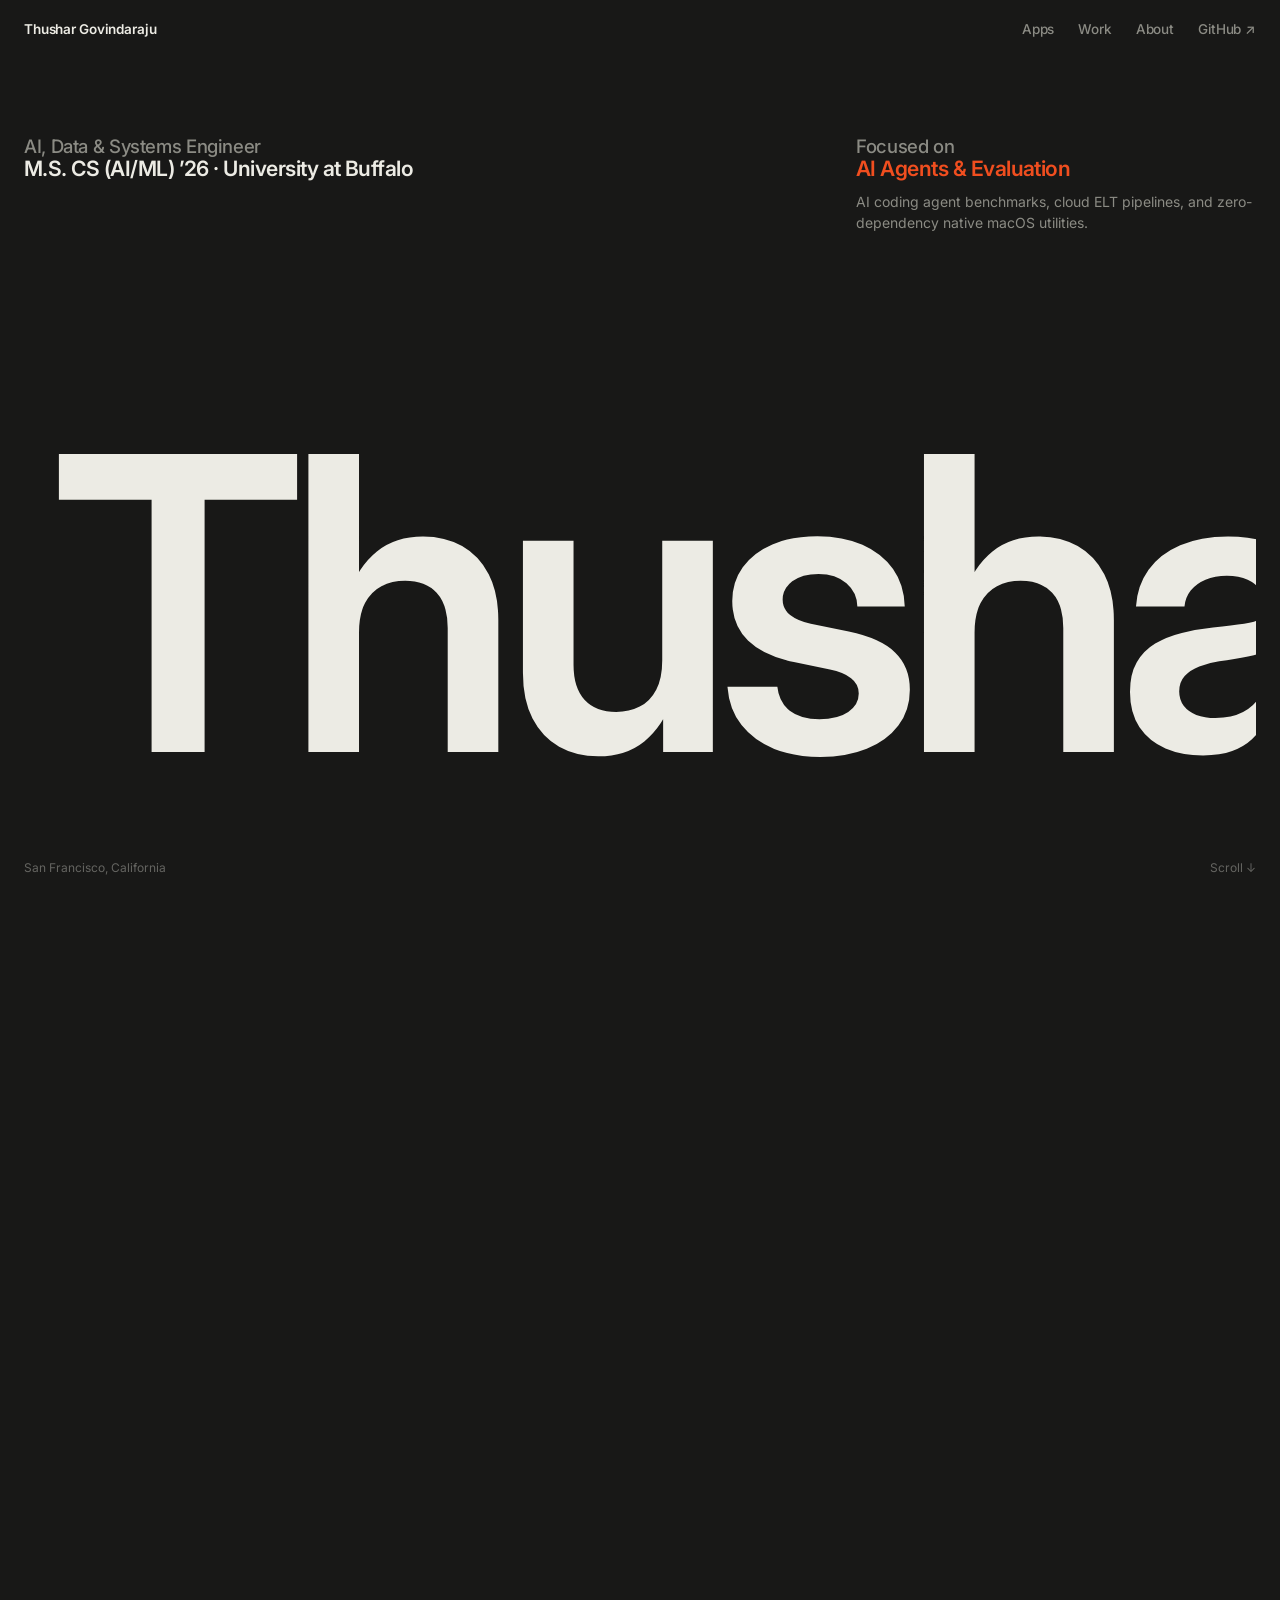
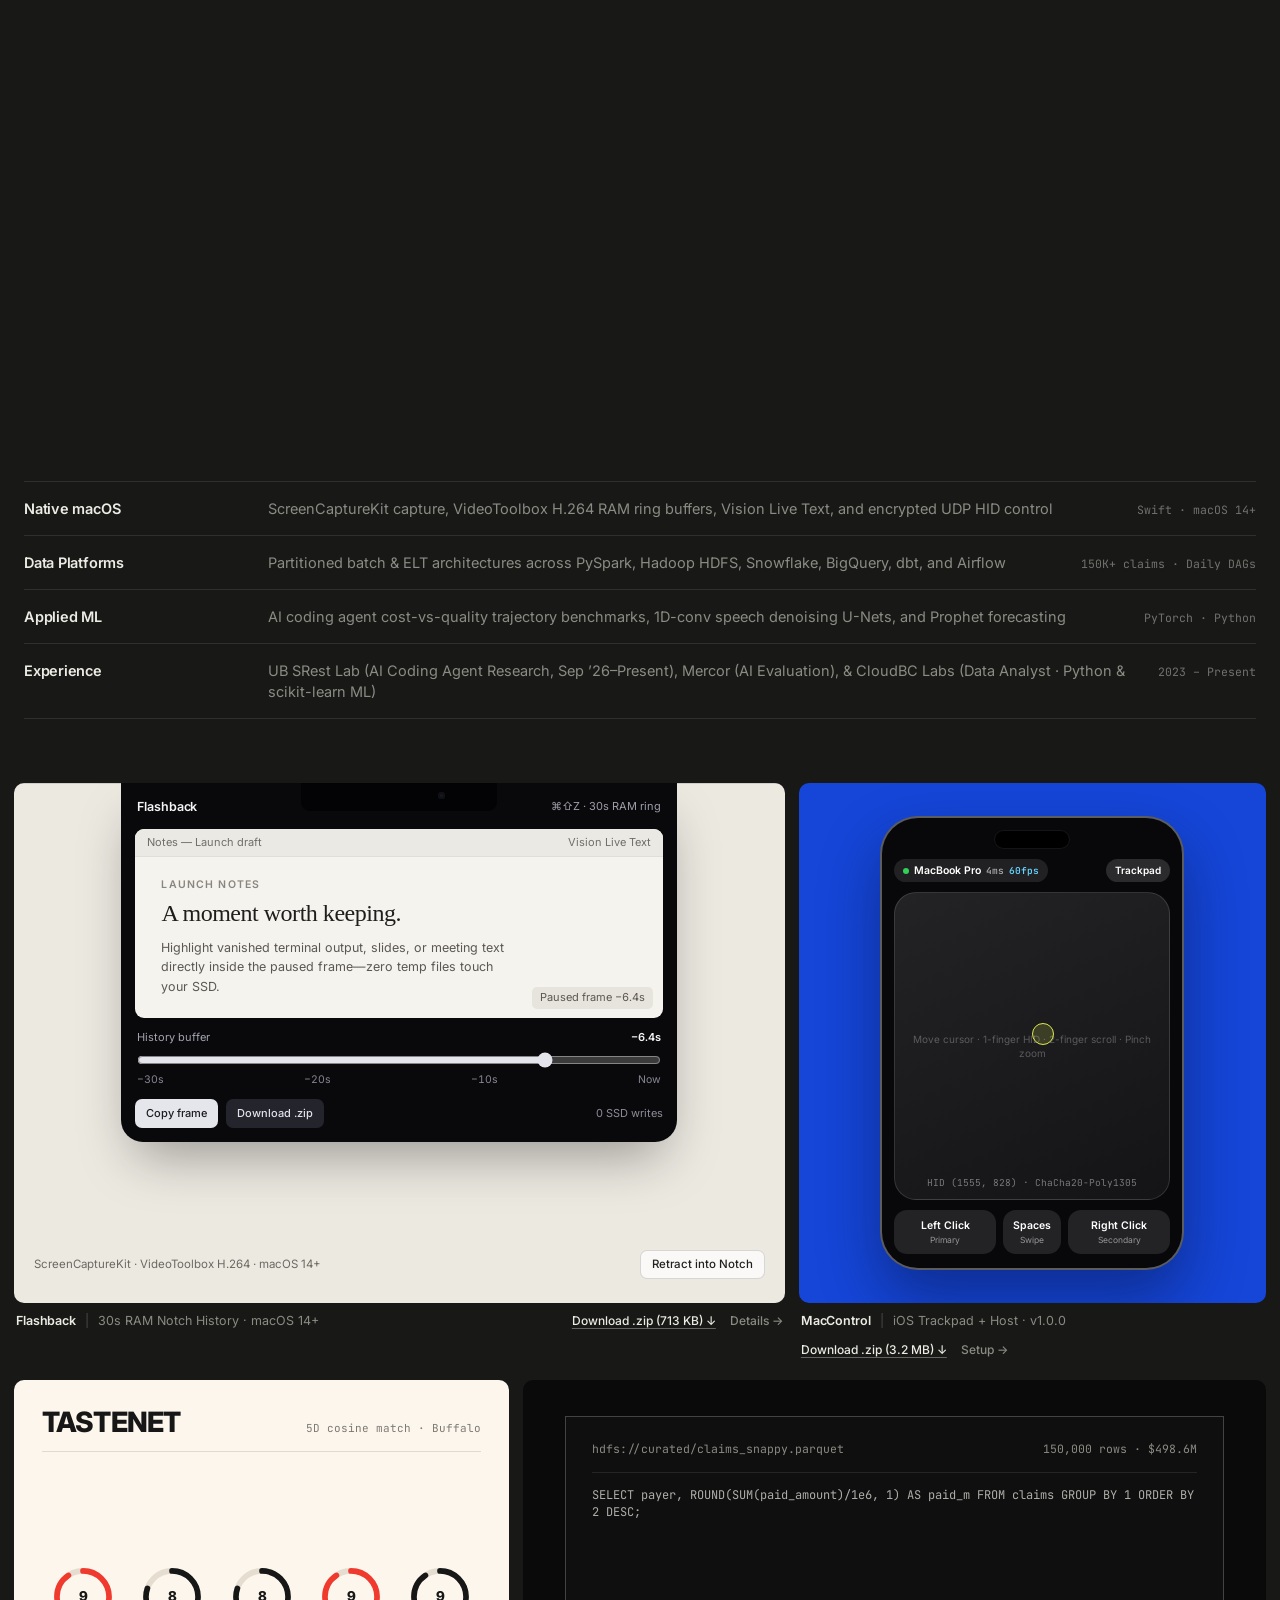
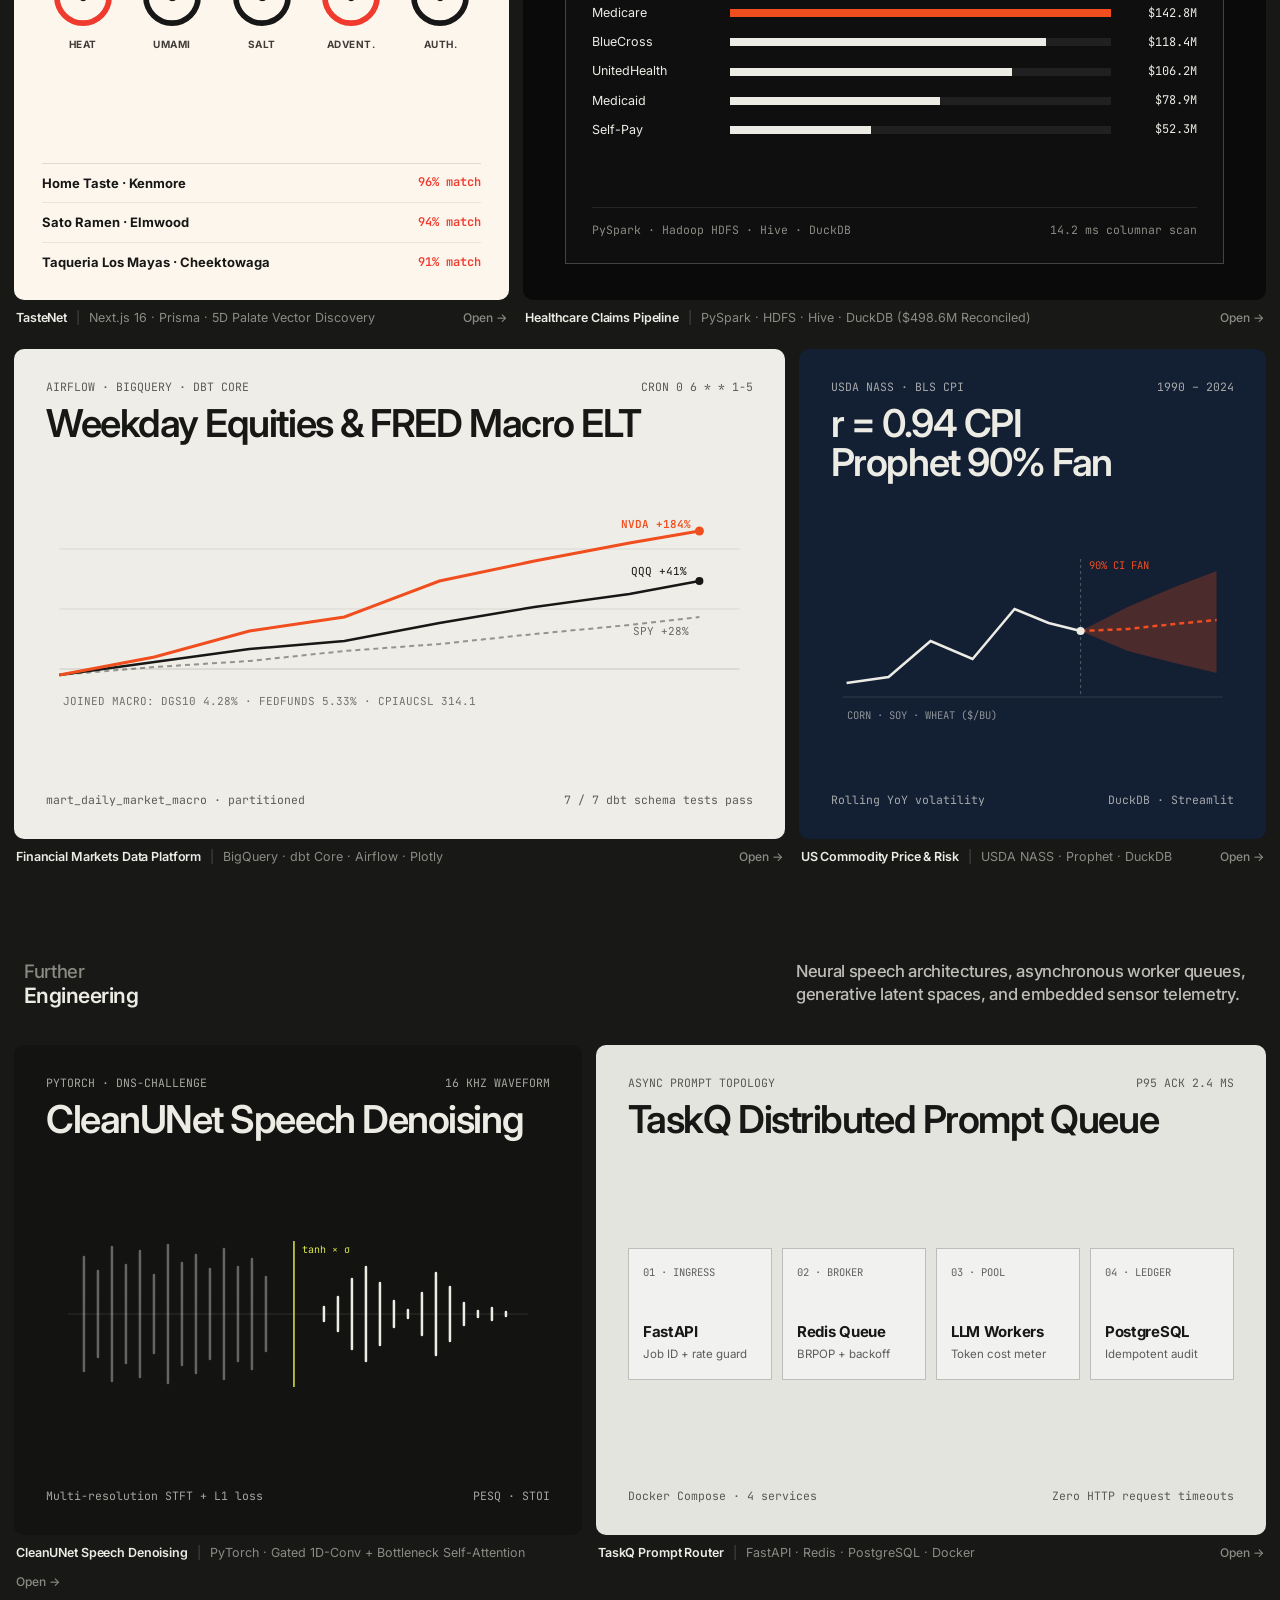
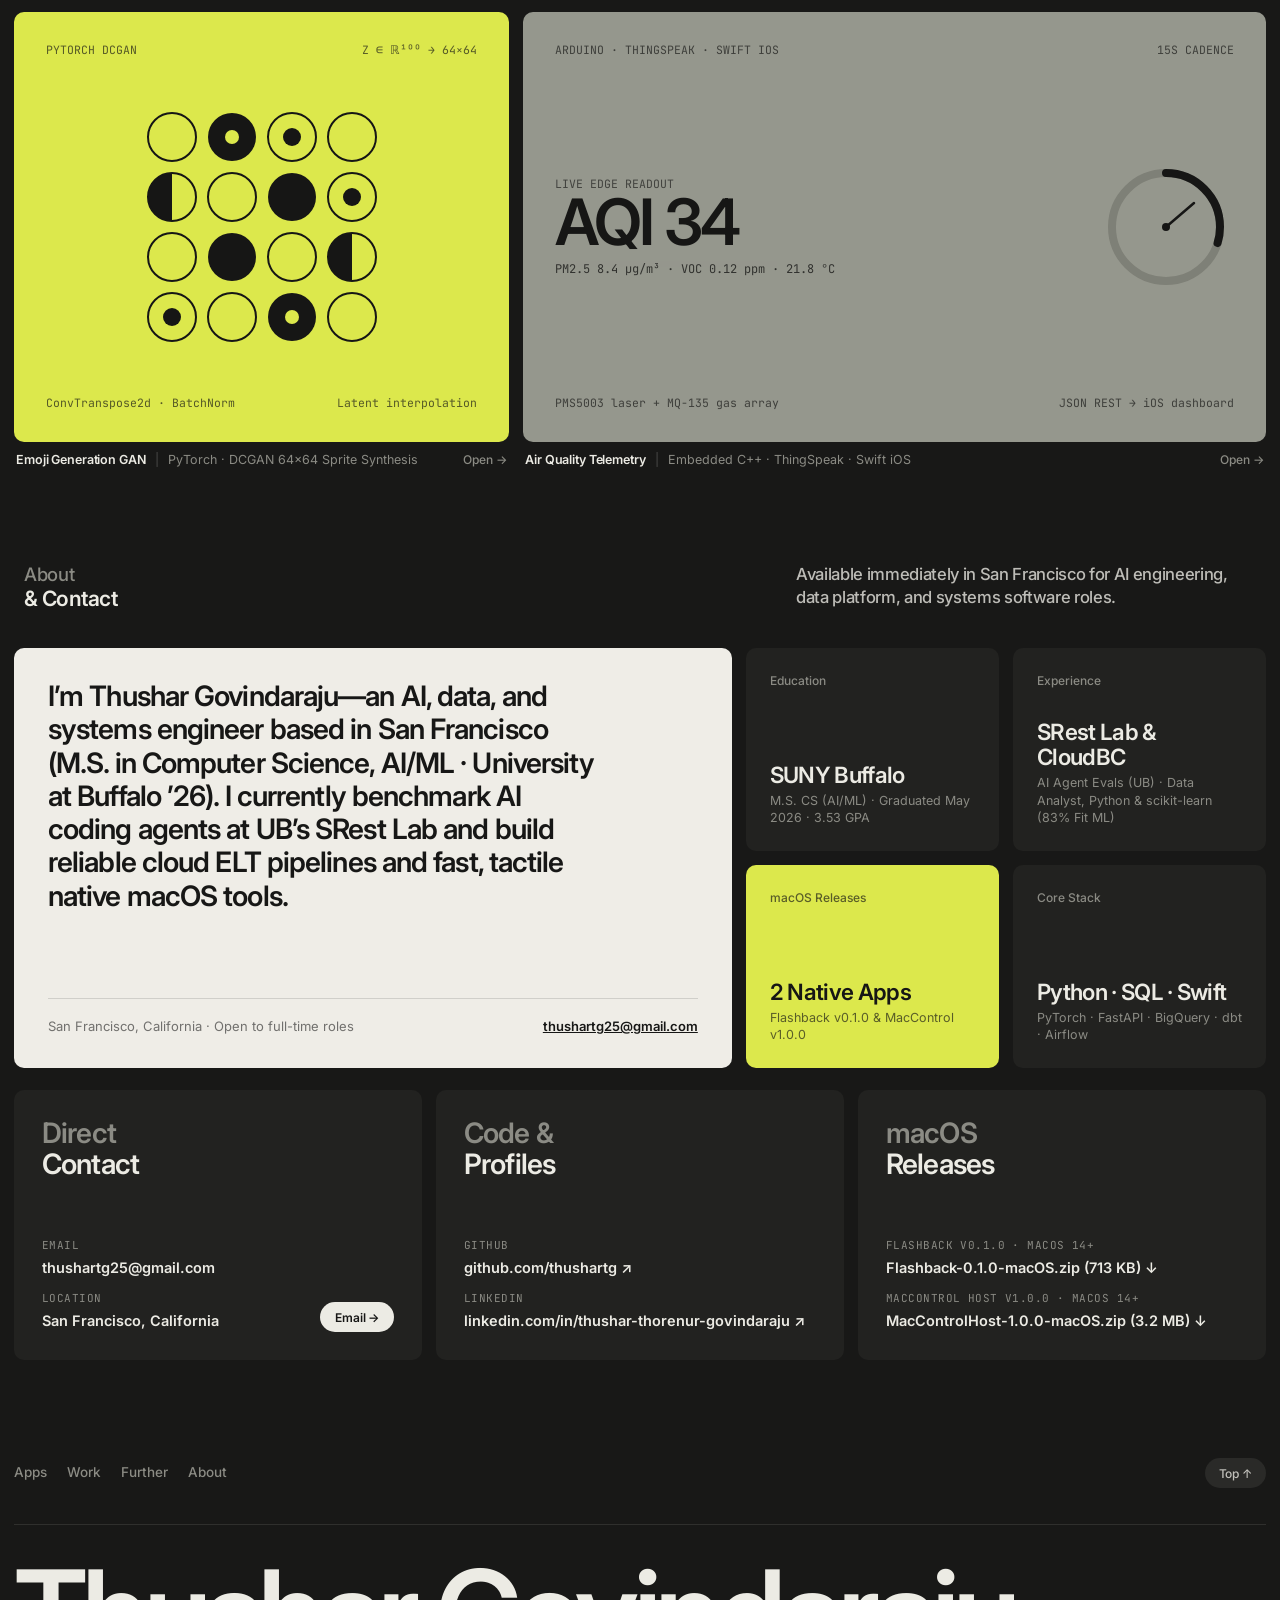
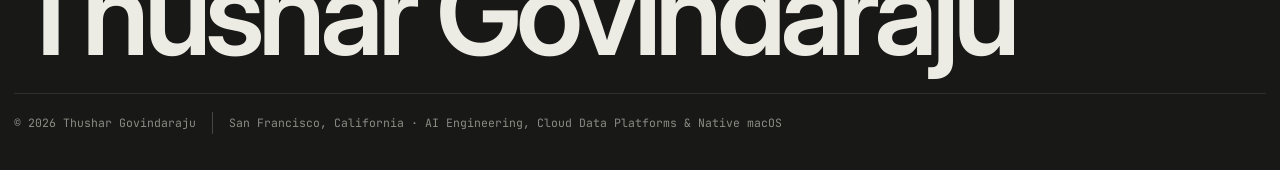
<file: index.html>
<!doctype html>
<html lang="en">
  <head>
    <meta charset="utf-8" />
    <meta name="viewport" content="width=device-width, initial-scale=1" />
    <title>Thushar Govindaraju — AI, Data &amp; Systems Engineer</title>
    <meta
      name="description"
      content="Portfolio and native macOS software releases of Thushar Govindaraju — AI Agent Evaluation, Cloud Data Pipelines, Applied ML, Flashback, and MacControl."
    />
    <link rel="preconnect" href="https://fonts.googleapis.com" />
    <link rel="preconnect" href="https://fonts.gstatic.com" crossorigin />
    <link
      href="https://fonts.googleapis.com/css2?family=Inter:wght@400;500;600;700;800&family=JetBrains+Mono:wght@400;500;600&display=swap"
      rel="stylesheet"
    />
    <link rel="stylesheet" href="assets/css/site.css" />
  </head>
  <body id="top">
    <!-- Minimal Editorial Top Bar -->
    <header class="ed-topbar">
      <a class="ed-topbar-name" href="#top">Thushar Govindaraju</a>
      <nav class="ed-topbar-nav" aria-label="Primary">
        <a href="#apps">Apps</a>
        <a href="#work">Work</a>
        <a href="#contact">About</a>
        <a href="https://github.com/thushartg" target="_blank" rel="noopener">GitHub ↗</a>
      </nav>
    </header>

    <main>
      <!-- ================================================================
           1. Kinetic Monumental Hero
           ================================================================ -->
      <section class="tb-hero-track" aria-label="Introduction">
        <div class="tb-hero-pin">
          <div class="ed-hero-meta">
            <div>
              <span class="tb-two-kicker">AI, Data &amp; Systems Engineer</span>
              <span class="tb-two-bright">M.S. CS (AI/ML) ’26 · University at Buffalo</span>
            </div>
            <div class="ed-hero-focus">
              <span class="tb-two-kicker">Focused on</span>
              <button class="tb-hero-role" id="heroRoleBtn" type="button" title="Cycle focus">
                AI Agents &amp; Evaluation
              </button>
              <p class="ed-hero-note">
                AI coding agent benchmarks, cloud ELT pipelines, and zero-dependency native macOS utilities.
              </p>
            </div>
          </div>

          <div class="tb-hero-word-stage">
            <h1 class="tb-hero-name" id="heroPanWord">Thushar Govindaraju</h1>
          </div>

          <div class="ed-hero-foot">
            <span>San Francisco, California</span>
            <span>Scroll ↓</span>
          </div>
        </div>
      </section>

      <!-- ================================================================
           2. Quiet Swiss Hairline Discipline Index (Zero Icons)
           ================================================================ -->
      <section class="ed-index-section" aria-label="Disciplines">
        <div class="ed-index-row">
          <span class="ed-index-key">Native macOS</span>
          <span class="ed-index-val">
            ScreenCaptureKit capture, VideoToolbox H.264 RAM ring buffers, Vision Live Text, and encrypted UDP HID control
          </span>
          <span class="ed-index-meta">Swift · macOS 14+</span>
        </div>
        <div class="ed-index-row">
          <span class="ed-index-key">Data Platforms</span>
          <span class="ed-index-val">
            Partitioned batch &amp; ELT architectures across PySpark, Hadoop HDFS, Snowflake, BigQuery, dbt, and Airflow
          </span>
          <span class="ed-index-meta">150K+ claims · Daily DAGs</span>
        </div>
        <div class="ed-index-row">
          <span class="ed-index-key">Applied ML</span>
          <span class="ed-index-val">
            AI coding agent cost-vs-quality trajectory benchmarks, 1D-conv speech denoising U-Nets, and Prophet forecasting
          </span>
          <span class="ed-index-meta">PyTorch · Python</span>
        </div>
        <div class="ed-index-row">
          <span class="ed-index-key">Experience</span>
          <span class="ed-index-val">
            UB SRest Lab (AI Coding Agent Research, Sep ’26–Present), Mercor (AI Evaluation), &amp; CloudBC Labs (Data Analyst · Python &amp; scikit-learn ML)
          </span>
          <span class="ed-index-meta">2023 – Present</span>
        </div>
      </section>

      <!-- ================================================================
           3. Full-Bleed Real Product UI & Swiss Editorial Bento Grid
           ================================================================ -->
      <section class="tb-bento-wrap" id="apps" aria-label="Shipped Software and Selected Projects">
        <!-- Row 1: Shipped Downloadable macOS Apps (Flashback + MacControl) -->
        <div class="tb-row r-64-36">
          <!-- 01. Flashback — Real MacBook Notch Scrubber UI -->
          <article class="ed-item">
            <div class="ed-poster tall fb-real-stage" id="fbHomeStage">
              <div class="fb-bezel-line" aria-hidden="true"></div>
              <div class="fb-hw-notch" aria-hidden="true"></div>

              <div class="fb-notch-pill" role="region" aria-label="Flashback Notch Scrubber">
                <div class="fb-pill-head">
                  <span class="fb-pill-brand">Flashback</span>
                  <span class="fb-pill-meta">⌘⇧Z · 30s RAM ring</span>
                </div>

                <div class="fb-pill-doc">
                  <div class="fb-doc-bar">
                    <span id="fbHomeDocApp">Notes — Launch draft</span>
                    <span>Vision Live Text</span>
                  </div>
                  <div class="fb-doc-body">
                    <span class="fb-doc-eyebrow" id="fbHomeDocEye">LAUNCH NOTES</span>
                    <strong class="fb-doc-headline" id="fbHomeDocHead">A moment worth keeping.</strong>
                    <p class="fb-doc-copy" id="fbHomeDocBody">
                      Highlight vanished terminal output, slides, or meeting text directly inside the paused frame—zero temp files touch your SSD.
                    </p>
                  </div>
                  <span class="fb-doc-badge" id="fbHomeBadge">Paused frame −6.4s</span>
                </div>

                <div class="fb-pill-scrub">
                  <div class="fb-scrub-top">
                    <span>History buffer</span>
                    <output id="fbHomeOut" for="fbHomeRange">−6.4s</output>
                  </div>
                  <input
                    class="fb-pill-range"
                    id="fbHomeRange"
                    type="range"
                    min="-30"
                    max="0"
                    step="0.2"
                    value="-6.4"
                    aria-label="Scrub last 30 seconds"
                  />
                  <div class="fb-scrub-ticks">
                    <span>−30s</span>
                    <span>−20s</span>
                    <span>−10s</span>
                    <span>Now</span>
                  </div>
                </div>

                <div class="fb-pill-foot">
                  <button class="fb-btn-light" id="fbHomeCopy" type="button">Copy frame</button>
                  <a
                    class="fb-btn-dark"
                    href="downloads/Flashback-0.1.0-macOS.zip"
                    download
                    style="display: inline-flex; align-items: center"
                  >
                    Download .zip
                  </a>
                  <span class="fb-pill-hint">0 SSD writes</span>
                </div>
              </div>

              <div class="fb-stage-bar">
                <span>ScreenCaptureKit · VideoToolbox H.264 · macOS 14+</span>
                <button class="fb-toggle-btn" id="fbHomeToggle" type="button">Retract into Notch</button>
              </div>
            </div>

            <div class="ed-caption">
              <div class="ed-cap-left">
                <a class="ed-cap-title" href="tools/flashback.html">Flashback</a>
                <span class="ed-cap-sep">|</span>
                <span class="ed-cap-sub">30s RAM Notch History · macOS 14+</span>
              </div>
              <div class="ed-cap-right">
                <a class="ed-dl-link" href="downloads/Flashback-0.1.0-macOS.zip" download>
                  Download .zip (713 KB) ↓
                </a>
                <a class="ed-open-link" href="tools/flashback.html">Details →</a>
              </div>
            </div>
          </article>

          <!-- 02. MacControl — Real iOS OLED Trackpad Controller UI -->
          <article class="ed-item">
            <div class="ed-poster tall mc-real-stage">
              <div class="mc-iphone" role="region" aria-label="MacControl iOS Trackpad">
                <div class="mc-island" aria-hidden="true"></div>
                <div class="mc-ios-top">
                  <span class="mc-host-pill">
                    <span class="mc-green-led"></span>
                    MacBook Pro
                    <span class="mc-rtt">4ms</span>
                    <span class="mc-fps">60fps</span>
                  </span>
                  <span class="mc-mode-pill">Trackpad</span>
                </div>

                <div class="mc-surface" id="mcHomeSurface">
                  <div class="mc-surface-hint">
                    Move cursor · 1-finger HID · 2-finger scroll · Pinch zoom
                  </div>
                  <div class="mc-cursor-ring" id="mcHomeCursor"></div>
                  <div class="mc-coord-readout" id="mcHomeCoord">HID (1555, 828) · ChaCha20-Poly1305</div>
                </div>

                <div class="mc-click-row">
                  <button class="mc-click-btn" type="button" data-mc-click="Left Click">
                    <span>Left Click</span>
                    <small>Primary</small>
                  </button>
                  <button class="mc-click-btn" type="button" data-mc-click="Mission Control">
                    <span>Spaces</span>
                    <small>Swipe</small>
                  </button>
                  <button class="mc-click-btn" type="button" data-mc-click="Right Click">
                    <span>Right Click</span>
                    <small>Secondary</small>
                  </button>
                </div>
              </div>
            </div>

            <div class="ed-caption">
              <div class="ed-cap-left">
                <a class="ed-cap-title" href="tools/maccontrol.html">MacControl</a>
                <span class="ed-cap-sep">|</span>
                <span class="ed-cap-sub">iOS Trackpad + Host · v1.0.0</span>
              </div>
              <div class="ed-cap-right">
                <a class="ed-dl-link" href="downloads/MacControlHost-1.0.0-macOS.zip" download>
                  Download .zip (3.2 MB) ↓
                </a>
                <a class="ed-open-link" href="tools/maccontrol.html">Setup →</a>
              </div>
            </div>
          </article>
        </div>

        <!-- Row 2: TasteNet 5D Dials + Healthcare Claims Pipeline -->
        <div class="tb-row r-40-60" id="work">
          <!-- 03. TasteNet — Real 5D Palate Dials UI -->
          <article class="ed-item">
            <a class="ed-poster tall tn-real-stage" href="projects/tastenet.html">
              <div class="tn-head">
                <span class="tn-word">TasteNet</span>
                <span class="tn-tag">5D cosine match · Buffalo</span>
              </div>

              <div class="tn-dials-row" aria-hidden="true">
                <div class="tn-dial-cell">
                  <svg class="tn-dial-svg" viewBox="0 0 120 120">
                    <circle cx="60" cy="60" r="46" fill="none" stroke="#e5ddd0" stroke-width="10" />
                    <circle
                      cx="60"
                      cy="60"
                      r="46"
                      fill="none"
                      stroke="#f03a2e"
                      stroke-width="10"
                      stroke-linecap="round"
                      stroke-dasharray="289"
                      stroke-dashoffset="29"
                      transform="rotate(-90 60 60)"
                    />
                    <text x="60" y="67" text-anchor="middle" font-size="24" font-weight="800" fill="#171717">9</text>
                  </svg>
                  <span class="tn-dial-lbl">Heat</span>
                </div>

                <div class="tn-dial-cell">
                  <svg class="tn-dial-svg" viewBox="0 0 120 120">
                    <circle cx="60" cy="60" r="46" fill="none" stroke="#e5ddd0" stroke-width="10" />
                    <circle
                      cx="60"
                      cy="60"
                      r="46"
                      fill="none"
                      stroke="#171717"
                      stroke-width="10"
                      stroke-linecap="round"
                      stroke-dasharray="289"
                      stroke-dashoffset="58"
                      transform="rotate(-90 60 60)"
                    />
                    <text x="60" y="67" text-anchor="middle" font-size="24" font-weight="800" fill="#171717">8</text>
                  </svg>
                  <span class="tn-dial-lbl">Umami</span>
                </div>

                <div class="tn-dial-cell">
                  <svg class="tn-dial-svg" viewBox="0 0 120 120">
                    <circle cx="60" cy="60" r="46" fill="none" stroke="#e5ddd0" stroke-width="10" />
                    <circle
                      cx="60"
                      cy="60"
                      r="46"
                      fill="none"
                      stroke="#171717"
                      stroke-width="10"
                      stroke-linecap="round"
                      stroke-dasharray="289"
                      stroke-dashoffset="58"
                      transform="rotate(-90 60 60)"
                    />
                    <text x="60" y="67" text-anchor="middle" font-size="24" font-weight="800" fill="#171717">8</text>
                  </svg>
                  <span class="tn-dial-lbl">Salt</span>
                </div>

                <div class="tn-dial-cell">
                  <svg class="tn-dial-svg" viewBox="0 0 120 120">
                    <circle cx="60" cy="60" r="46" fill="none" stroke="#e5ddd0" stroke-width="10" />
                    <circle
                      cx="60"
                      cy="60"
                      r="46"
                      fill="none"
                      stroke="#f03a2e"
                      stroke-width="10"
                      stroke-linecap="round"
                      stroke-dasharray="289"
                      stroke-dashoffset="29"
                      transform="rotate(-90 60 60)"
                    />
                    <text x="60" y="67" text-anchor="middle" font-size="24" font-weight="800" fill="#171717">9</text>
                  </svg>
                  <span class="tn-dial-lbl">Advent.</span>
                </div>

                <div class="tn-dial-cell">
                  <svg class="tn-dial-svg" viewBox="0 0 120 120">
                    <circle cx="60" cy="60" r="46" fill="none" stroke="#e5ddd0" stroke-width="10" />
                    <circle
                      cx="60"
                      cy="60"
                      r="46"
                      fill="none"
                      stroke="#171717"
                      stroke-width="10"
                      stroke-linecap="round"
                      stroke-dasharray="289"
                      stroke-dashoffset="29"
                      transform="rotate(-90 60 60)"
                    />
                    <text x="60" y="67" text-anchor="middle" font-size="24" font-weight="800" fill="#171717">9</text>
                  </svg>
                  <span class="tn-dial-lbl">Auth.</span>
                </div>
              </div>

              <div class="tn-rank-list">
                <div class="tn-rank-item">
                  <strong>Home Taste · Kenmore</strong>
                  <span class="tn-rank-pct">96% match</span>
                </div>
                <div class="tn-rank-item">
                  <strong>Sato Ramen · Elmwood</strong>
                  <span class="tn-rank-pct">94% match</span>
                </div>
                <div class="tn-rank-item">
                  <strong>Taqueria Los Mayas · Cheektowaga</strong>
                  <span class="tn-rank-pct">91% match</span>
                </div>
              </div>
            </a>

            <div class="ed-caption">
              <div class="ed-cap-left">
                <a class="ed-cap-title" href="projects/tastenet.html">TasteNet</a>
                <span class="ed-cap-sep">|</span>
                <span class="ed-cap-sub">Next.js 16 · Prisma · 5D Palate Vector Discovery</span>
              </div>
              <div class="ed-cap-right">
                <a class="ed-open-link" href="projects/tastenet.html">Open →</a>
              </div>
            </div>
          </article>

          <!-- 04. Healthcare Claims Pipeline — Framed DuckDB/Parquet Stage -->
          <article class="ed-item">
            <a class="ed-poster tall ed-obsidian-stage" href="projects/hadoop-claims-pipeline.html">
              <div class="ed-hairline-win">
                <div class="ed-win-top">
                  <span>hdfs://curated/claims_snappy.parquet</span>
                  <span>150,000 rows · $498.6M</span>
                </div>

                <div class="ed-sql-line">
                  SELECT payer, ROUND(SUM(paid_amount)/1e6, 1) AS paid_m FROM claims GROUP BY 1 ORDER BY 2 DESC;
                </div>

                <div class="ed-bars">
                  <div class="ed-bar-row">
                    <span>Medicare</span>
                    <div class="ed-bar-track"><div class="ed-bar-fill accent" style="width: 100%"></div></div>
                    <span class="ed-bar-val">$142.8M</span>
                  </div>
                  <div class="ed-bar-row">
                    <span>BlueCross</span>
                    <div class="ed-bar-track"><div class="ed-bar-fill" style="width: 83%"></div></div>
                    <span class="ed-bar-val">$118.4M</span>
                  </div>
                  <div class="ed-bar-row">
                    <span>UnitedHealth</span>
                    <div class="ed-bar-track"><div class="ed-bar-fill" style="width: 74%"></div></div>
                    <span class="ed-bar-val">$106.2M</span>
                  </div>
                  <div class="ed-bar-row">
                    <span>Medicaid</span>
                    <div class="ed-bar-track"><div class="ed-bar-fill" style="width: 55%"></div></div>
                    <span class="ed-bar-val">$78.9M</span>
                  </div>
                  <div class="ed-bar-row">
                    <span>Self-Pay</span>
                    <div class="ed-bar-track"><div class="ed-bar-fill" style="width: 37%"></div></div>
                    <span class="ed-bar-val">$52.3M</span>
                  </div>
                </div>

                <div class="ed-win-top" style="border-bottom: 0; border-top: 1px solid rgba(236, 235, 228, 0.1); padding: 14px 0 0">
                  <span>PySpark · Hadoop HDFS · Hive · DuckDB</span>
                  <span>14.2 ms columnar scan</span>
                </div>
              </div>
            </a>

            <div class="ed-caption">
              <div class="ed-cap-left">
                <a class="ed-cap-title" href="projects/hadoop-claims-pipeline.html">Healthcare Claims Pipeline</a>
                <span class="ed-cap-sep">|</span>
                <span class="ed-cap-sub">PySpark · HDFS · Hive · DuckDB ($498.6M Reconciled)</span>
              </div>
              <div class="ed-cap-right">
                <a class="ed-open-link" href="projects/hadoop-claims-pipeline.html">Open →</a>
              </div>
            </div>
          </article>
        </div>

        <!-- Row 3: Financial Markets Warehouse + US Commodity Price & Risk -->
        <div class="tb-row r-64-36">
          <!-- 05. Financial Markets Data Platform — Swiss Warm Paper Data Poster -->
          <article class="ed-item">
            <a class="ed-poster ed-swiss-poster paper" href="projects/financial-markets-data-platform.html">
              <div>
                <div class="ed-poster-top">
                  <span>AIRFLOW · BIGQUERY · DBT CORE</span>
                  <span>CRON 0 6 * * 1-5</span>
                </div>
                <h3 class="ed-poster-big">Weekday Equities &amp; FRED Macro ELT</h3>
              </div>

              <div class="ed-svg-stage" aria-hidden="true">
                <svg viewBox="0 0 680 210" width="100%" height="210" fill="none">
                  <line x1="0" y1="36" x2="680" y2="36" stroke="rgba(23,23,22,0.1)" stroke-width="1" />
                  <line x1="0" y1="96" x2="680" y2="96" stroke="rgba(23,23,22,0.1)" stroke-width="1" />
                  <line x1="0" y1="156" x2="680" y2="156" stroke="rgba(23,23,22,0.16)" stroke-width="1" />
                  <!-- SPY -->
                  <path
                    d="M0 162 L95 154 L190 148 L285 138 L380 131 L475 121 L570 112 L640 104"
                    stroke="rgba(23,23,22,0.42)"
                    stroke-width="2"
                    stroke-dasharray="5 4"
                  />
                  <!-- QQQ -->
                  <path
                    d="M0 162 L95 149 L190 136 L285 128 L380 110 L475 94 L570 81 L640 68"
                    stroke="#171716"
                    stroke-width="2.4"
                  />
                  <!-- NVDA -->
                  <path
                    d="M0 162 L95 144 L190 118 L285 104 L380 68 L475 48 L570 30 L640 18"
                    stroke="#f04e1f"
                    stroke-width="3"
                  />
                  <circle cx="640" cy="18" r="4.5" fill="#f04e1f" />
                  <circle cx="640" cy="68" r="4" fill="#171716" />
                  <text x="562" y="15" fill="#f04e1f" font-family="JetBrains Mono, monospace" font-size="11" font-weight="600">
                    NVDA +184%
                  </text>
                  <text x="572" y="62" fill="#171716" font-family="JetBrains Mono, monospace" font-size="11">
                    QQQ +41%
                  </text>
                  <text x="574" y="122" fill="rgba(23,23,22,0.62)" font-family="JetBrains Mono, monospace" font-size="11">
                    SPY +28%
                  </text>
                  <text x="4" y="192" fill="rgba(23,23,22,0.58)" font-family="JetBrains Mono, monospace" font-size="11">
                    JOINED MACRO: DGS10 4.28% · FEDFUNDS 5.33% · CPIAUCSL 314.1
                  </text>
                </svg>
              </div>

              <div class="ed-poster-foot">
                <span>mart_daily_market_macro · partitioned</span>
                <span>7 / 7 dbt schema tests pass</span>
              </div>
            </a>

            <div class="ed-caption">
              <div class="ed-cap-left">
                <a class="ed-cap-title" href="projects/financial-markets-data-platform.html">
                  Financial Markets Data Platform
                </a>
                <span class="ed-cap-sep">|</span>
                <span class="ed-cap-sub">BigQuery · dbt Core · Airflow · Plotly</span>
              </div>
              <div class="ed-cap-right">
                <a class="ed-open-link" href="projects/financial-markets-data-platform.html">Open →</a>
              </div>
            </div>
          </article>

          <!-- 06. US Commodity Price & Risk — Deep Navy Prophet Cone Poster -->
          <article class="ed-item">
            <a class="ed-poster ed-swiss-poster navy" href="projects/usda-crop-price-risk.html">
              <div>
                <div class="ed-poster-top">
                  <span>USDA NASS · BLS CPI</span>
                  <span>1990 – 2024</span>
                </div>
                <h3 class="ed-poster-big">r = 0.94 CPI<br />Prophet 90% Fan</h3>
              </div>

              <div class="ed-svg-stage" aria-hidden="true">
                <svg viewBox="0 0 380 185" width="100%" height="185" fill="none">
                  <line x1="0" y1="152" x2="380" y2="152" stroke="rgba(236,235,228,0.14)" stroke-width="1" />
                  <line
                    x1="238"
                    y1="14"
                    x2="238"
                    y2="152"
                    stroke="rgba(236,235,228,0.28)"
                    stroke-width="1"
                    stroke-dasharray="3 3"
                  />
                  <!-- 90% Uncertainty Cone -->
                  <path
                    d="M238 86 L285 62 L332 42 L374 26 L374 128 L332 118 L285 106 Z"
                    fill="rgba(240,78,31,0.26)"
                  />
                  <!-- Historical Curve -->
                  <path
                    d="M4 138 L46 132 L88 96 L130 114 L172 64 L206 78 L238 86"
                    stroke="#ecebe4"
                    stroke-width="2.5"
                  />
                  <!-- Forecast Mean -->
                  <path
                    d="M238 86 L285 84 L332 79 L374 75"
                    stroke="#f04e1f"
                    stroke-width="2.5"
                    stroke-dasharray="5 4"
                  />
                  <circle cx="238" cy="86" r="4" fill="#ecebe4" />
                  <text x="246" y="24" fill="#f04e1f" font-family="JetBrains Mono, monospace" font-size="10.5">
                    90% CI FAN
                  </text>
                  <text x="4" y="174" fill="rgba(236,235,228,0.56)" font-family="JetBrains Mono, monospace" font-size="10.5">
                    CORN · SOY · WHEAT ($/BU)
                  </text>
                </svg>
              </div>

              <div class="ed-poster-foot">
                <span>Rolling YoY volatility</span>
                <span>DuckDB · Streamlit</span>
              </div>
            </a>

            <div class="ed-caption">
              <div class="ed-cap-left">
                <a class="ed-cap-title" href="projects/usda-crop-price-risk.html">US Commodity Price &amp; Risk</a>
                <span class="ed-cap-sep">|</span>
                <span class="ed-cap-sub">USDA NASS · Prophet · DuckDB</span>
              </div>
              <div class="ed-cap-right">
                <a class="ed-open-link" href="projects/usda-crop-price-risk.html">Open →</a>
              </div>
            </div>
          </article>
        </div>

        <!-- Editorial Section Divider: Further Engineering -->
        <div class="tb-divider" id="further">
          <div class="tb-divider-left">
            <span class="tb-two-kicker">Further</span>
            <span class="tb-two-bright">Engineering</span>
          </div>
          <div class="tb-divider-right">
            Neural speech architectures, asynchronous worker queues, generative latent spaces, and embedded sensor telemetry.
          </div>
        </div>

        <!-- Row 4: CleanUNet Speech Denoising + TaskQ Prompt Router -->
        <div class="tb-row r-46-54">
          <!-- 07. CleanUNet Speech Denoising -->
          <article class="ed-item">
            <a class="ed-poster ed-swiss-poster carbon" href="projects/cleanunet-speech-denoising.html">
              <div>
                <div class="ed-poster-top">
                  <span>PYTORCH · DNS-CHALLENGE</span>
                  <span>16 KHZ WAVEFORM</span>
                </div>
                <h3 class="ed-poster-big">CleanUNet Speech Denoising</h3>
              </div>

              <div class="ed-svg-stage" aria-hidden="true">
                <svg viewBox="0 0 460 170" width="100%" height="170" fill="none">
                  <line x1="0" y1="85" x2="460" y2="85" stroke="rgba(236,235,228,0.12)" stroke-width="1" />
                  <!-- Noisy Input Waveform (Left) -->
                  <g stroke="rgba(236,235,228,0.38)" stroke-width="2.5" stroke-linecap="round">
                    <line x1="16" y1="28" x2="16" y2="142" />
                    <line x1="30" y1="42" x2="30" y2="128" />
                    <line x1="44" y1="18" x2="44" y2="152" />
                    <line x1="58" y1="36" x2="58" y2="134" />
                    <line x1="72" y1="22" x2="72" y2="148" />
                    <line x1="86" y1="46" x2="86" y2="124" />
                    <line x1="100" y1="16" x2="100" y2="154" />
                    <line x1="114" y1="34" x2="114" y2="136" />
                    <line x1="128" y1="26" x2="128" y2="144" />
                    <line x1="142" y1="40" x2="142" y2="130" />
                    <line x1="156" y1="20" x2="156" y2="150" />
                    <line x1="170" y1="38" x2="170" y2="132" />
                    <line x1="184" y1="30" x2="184" y2="140" />
                    <line x1="198" y1="48" x2="198" y2="122" />
                  </g>
                  <!-- Bottleneck Gate -->
                  <line x1="226" y1="12" x2="226" y2="158" stroke="#dce84c" stroke-width="1.5" />
                  <text x="234" y="24" fill="#dce84c" font-family="JetBrains Mono, monospace" font-size="10">
                    tanh × σ
                  </text>
                  <!-- Clean Output Speech Envelope (Right) -->
                  <g stroke="#ecebe4" stroke-width="2.5" stroke-linecap="round">
                    <line x1="256" y1="78" x2="256" y2="92" />
                    <line x1="270" y1="68" x2="270" y2="102" />
                    <line x1="284" y1="50" x2="284" y2="120" />
                    <line x1="298" y1="38" x2="298" y2="132" />
                    <line x1="312" y1="54" x2="312" y2="116" />
                    <line x1="326" y1="72" x2="326" y2="98" />
                    <line x1="340" y1="81" x2="340" y2="89" />
                    <line x1="354" y1="64" x2="354" y2="106" />
                    <line x1="368" y1="44" x2="368" y2="126" />
                    <line x1="382" y1="58" x2="382" y2="112" />
                    <line x1="396" y1="74" x2="396" y2="96" />
                    <line x1="410" y1="82" x2="410" y2="88" />
                    <line x1="424" y1="79" x2="424" y2="91" />
                    <line x1="438" y1="83" x2="438" y2="87" />
                  </g>
                </svg>
              </div>

              <div class="ed-poster-foot">
                <span>Multi-resolution STFT + L1 loss</span>
                <span>PESQ · STOI</span>
              </div>
            </a>

            <div class="ed-caption">
              <div class="ed-cap-left">
                <a class="ed-cap-title" href="projects/cleanunet-speech-denoising.html">CleanUNet Speech Denoising</a>
                <span class="ed-cap-sep">|</span>
                <span class="ed-cap-sub">PyTorch · Gated 1D-Conv + Bottleneck Self-Attention</span>
              </div>
              <div class="ed-cap-right">
                <a class="ed-open-link" href="projects/cleanunet-speech-denoising.html">Open →</a>
              </div>
            </div>
          </article>

          <!-- 08. TaskQ Prompt Router -->
          <article class="ed-item">
            <a class="ed-poster ed-swiss-poster plaster" href="projects/taskq.html">
              <div>
                <div class="ed-poster-top">
                  <span>ASYNC PROMPT TOPOLOGY</span>
                  <span>P95 ACK 2.4 MS</span>
                </div>
                <h3 class="ed-poster-big">TaskQ Distributed Prompt Queue</h3>
              </div>

              <div class="ed-node-chain" aria-hidden="true">
                <div class="ed-node-box">
                  <span>01 · INGRESS</span>
                  <div>
                    <strong>FastAPI</strong>
                    <div style="font-size: 11.5px; opacity: 0.68; margin-top: 3px">Job ID + rate guard</div>
                  </div>
                </div>
                <div class="ed-node-box">
                  <span>02 · BROKER</span>
                  <div>
                    <strong>Redis Queue</strong>
                    <div style="font-size: 11.5px; opacity: 0.68; margin-top: 3px">BRPOP + backoff</div>
                  </div>
                </div>
                <div class="ed-node-box">
                  <span>03 · POOL</span>
                  <div>
                    <strong>LLM Workers</strong>
                    <div style="font-size: 11.5px; opacity: 0.68; margin-top: 3px">Token cost meter</div>
                  </div>
                </div>
                <div class="ed-node-box">
                  <span>04 · LEDGER</span>
                  <div>
                    <strong>PostgreSQL</strong>
                    <div style="font-size: 11.5px; opacity: 0.68; margin-top: 3px">Idempotent audit</div>
                  </div>
                </div>
              </div>

              <div class="ed-poster-foot">
                <span>Docker Compose · 4 services</span>
                <span>Zero HTTP request timeouts</span>
              </div>
            </a>

            <div class="ed-caption">
              <div class="ed-cap-left">
                <a class="ed-cap-title" href="projects/taskq.html">TaskQ Prompt Router</a>
                <span class="ed-cap-sep">|</span>
                <span class="ed-cap-sub">FastAPI · Redis · PostgreSQL · Docker</span>
              </div>
              <div class="ed-cap-right">
                <a class="ed-open-link" href="projects/taskq.html">Open →</a>
              </div>
            </div>
          </article>
        </div>

        <!-- Row 5: Emoji Generation GAN + Air Quality Telemetry -->
        <div class="tb-row r-40-60">
          <!-- 09. Emoji Generation GAN -->
          <article class="ed-item">
            <a class="ed-poster compact ed-swiss-poster lime" href="projects/emoji-gan.html">
              <div class="ed-poster-top">
                <span>PYTORCH DCGAN</span>
                <span>Z ∈ ℝ¹⁰⁰ → 64×64</span>
              </div>

              <div class="ed-svg-stage" style="display: flex; justify-content: center" aria-hidden="true">
                <svg width="248" height="248" viewBox="0 0 248 248" fill="none">
                  <!-- Row 1 -->
                  <circle cx="34" cy="34" r="24" stroke="#161615" stroke-width="2" />
                  <circle cx="94" cy="34" r="24" fill="#161615" />
                  <circle cx="94" cy="34" r="7" fill="#dce84c" />
                  <circle cx="154" cy="34" r="24" stroke="#161615" stroke-width="2" />
                  <circle cx="154" cy="34" r="9" fill="#161615" />
                  <circle cx="214" cy="34" r="24" stroke="#161615" stroke-width="2" />
                  <!-- Row 2 -->
                  <circle cx="34" cy="94" r="24" fill="#161615" />
                  <path d="M34 70 A24 24 0 0 1 34 118 Z" fill="#dce84c" />
                  <circle cx="34" cy="94" r="24" stroke="#161615" stroke-width="2" />
                  <circle cx="94" cy="94" r="24" stroke="#161615" stroke-width="2" />
                  <circle cx="154" cy="94" r="24" fill="#161615" />
                  <circle cx="214" cy="94" r="24" stroke="#161615" stroke-width="2" />
                  <circle cx="214" cy="94" r="9" fill="#161615" />
                  <!-- Row 3 -->
                  <circle cx="34" cy="154" r="24" stroke="#161615" stroke-width="2" />
                  <circle cx="94" cy="154" r="24" fill="#161615" />
                  <circle cx="154" cy="154" r="24" stroke="#161615" stroke-width="2" />
                  <path d="M214 130 A24 24 0 0 0 214 178 Z" fill="#161615" />
                  <circle cx="214" cy="154" r="24" stroke="#161615" stroke-width="2" />
                  <!-- Row 4 -->
                  <circle cx="34" cy="214" r="24" stroke="#161615" stroke-width="2" />
                  <circle cx="34" cy="214" r="9" fill="#161615" />
                  <circle cx="94" cy="214" r="24" stroke="#161615" stroke-width="2" />
                  <circle cx="154" cy="214" r="24" fill="#161615" />
                  <circle cx="154" cy="214" r="7" fill="#dce84c" />
                  <circle cx="214" cy="214" r="24" stroke="#161615" stroke-width="2" />
                </svg>
              </div>

              <div class="ed-poster-foot">
                <span>ConvTranspose2d · BatchNorm</span>
                <span>Latent interpolation</span>
              </div>
            </a>

            <div class="ed-caption">
              <div class="ed-cap-left">
                <a class="ed-cap-title" href="projects/emoji-gan.html">Emoji Generation GAN</a>
                <span class="ed-cap-sep">|</span>
                <span class="ed-cap-sub">PyTorch · DCGAN 64×64 Sprite Synthesis</span>
              </div>
              <div class="ed-cap-right">
                <a class="ed-open-link" href="projects/emoji-gan.html">Open →</a>
              </div>
            </div>
          </article>

          <!-- 10. Air Quality Telemetry -->
          <article class="ed-item">
            <a class="ed-poster compact ed-swiss-poster stone" href="projects/iot-aqi.html">
              <div class="ed-poster-top">
                <span>ARDUINO · THINGSPEAK · SWIFT IOS</span>
                <span>15S CADENCE</span>
              </div>

              <div
                style="
                  display: flex;
                  align-items: center;
                  justify-content: space-between;
                  gap: 24px;
                  margin: auto 0;
                  flex-wrap: wrap;
                "
                aria-hidden="true"
              >
                <div>
                  <div style="font-family: var(--font-mono); font-size: 11.5px; opacity: 0.65">LIVE EDGE READOUT</div>
                  <div style="font-size: clamp(46px, 5vw, 68px); font-weight: 600; letter-spacing: -0.045em; line-height: 0.95">
                    AQI 34
                  </div>
                  <div style="font-family: var(--font-mono); font-size: 12px; margin-top: 8px; opacity: 0.78">
                    PM2.5 8.4 µg/m³ · VOC 0.12 ppm · 21.8 °C
                  </div>
                </div>

                <svg width="136" height="136" viewBox="0 0 136 136" fill="none">
                  <circle cx="68" cy="68" r="54" stroke="rgba(22,22,21,0.18)" stroke-width="8" />
                  <circle
                    cx="68"
                    cy="68"
                    r="54"
                    stroke="#161615"
                    stroke-width="8"
                    stroke-linecap="round"
                    stroke-dasharray="339"
                    stroke-dashoffset="238"
                    transform="rotate(-90 68 68)"
                  />
                  <circle cx="68" cy="68" r="4" fill="#161615" />
                  <line x1="68" y1="68" x2="96" y2="44" stroke="#161615" stroke-width="2.5" stroke-linecap="round" />
                </svg>
              </div>

              <div class="ed-poster-foot">
                <span>PMS5003 laser + MQ-135 gas array</span>
                <span>JSON REST → iOS dashboard</span>
              </div>
            </a>

            <div class="ed-caption">
              <div class="ed-cap-left">
                <a class="ed-cap-title" href="projects/iot-aqi.html">Air Quality Telemetry</a>
                <span class="ed-cap-sep">|</span>
                <span class="ed-cap-sub">Embedded C++ · ThingSpeak · Swift iOS</span>
              </div>
              <div class="ed-cap-right">
                <a class="ed-open-link" href="projects/iot-aqi.html">Open →</a>
              </div>
            </div>
          </article>
        </div>

        <!-- ================================================================
             4. About, Credentials & Direct Downloads
             ================================================================ -->
        <div class="tb-divider" id="contact">
          <div class="tb-divider-left">
            <span class="tb-two-kicker">About</span>
            <span class="tb-two-bright">&amp; Contact</span>
          </div>
          <div class="tb-divider-right">
            Available immediately in San Francisco for AI engineering, data platform, and systems software roles.
          </div>
        </div>

        <div class="tb-row r-58-42">
          <div class="ed-bio-slab">
            <p class="ed-bio-lead">
              I’m Thushar Govindaraju—an AI, data, and systems engineer based in San Francisco (M.S. in Computer Science, AI/ML · University at Buffalo ’26). I currently benchmark AI coding agents at UB’s SRest Lab and build reliable cloud ELT pipelines and fast, tactile native macOS tools.
            </p>
            <div class="ed-bio-foot">
              <span>San Francisco, California · Open to full-time roles</span>
              <a href="mailto:thushartg25@gmail.com" style="color: #171716; font-weight: 600; text-decoration: underline">
                thushartg25@gmail.com
              </a>
            </div>
          </div>

          <div class="tb-quad-grid">
            <div class="tb-quad-tile">
              <span class="tb-quad-idx">Education</span>
              <div>
                <div class="tb-quad-big">SUNY Buffalo</div>
                <div class="tb-quad-meta">M.S. CS (AI/ML) · Graduated May 2026 · 3.53 GPA</div>
              </div>
            </div>
            <div class="tb-quad-tile">
              <span class="tb-quad-idx">Experience</span>
              <div>
                <div class="tb-quad-big">SRest Lab &amp; CloudBC</div>
                <div class="tb-quad-meta">AI Agent Evals (UB) · Data Analyst, Python &amp; scikit-learn (83% Fit ML)</div>
              </div>
            </div>
            <div class="tb-quad-tile q-lime">
              <span class="tb-quad-idx">macOS Releases</span>
              <div>
                <div class="tb-quad-big">2 Native Apps</div>
                <div class="tb-quad-meta">Flashback v0.1.0 &amp; MacControl v1.0.0</div>
              </div>
            </div>
            <div class="tb-quad-tile">
              <span class="tb-quad-idx">Core Stack</span>
              <div>
                <div class="tb-quad-big">Python · SQL · Swift</div>
                <div class="tb-quad-meta">PyTorch · FastAPI · BigQuery · dbt · Airflow</div>
              </div>
            </div>
          </div>
        </div>

        <div class="tb-row r-33-33-33">
          <a class="tb-contact-card" href="mailto:thushartg25@gmail.com">
            <h2 class="tb-contact-title">
              <span class="muted">Direct</span>
              <span class="cream">Contact</span>
            </h2>
            <div class="tb-contact-bottom">
              <div class="tb-kv-stack">
                <div class="tb-kv-item">
                  <span>Email</span>
                  <strong>thushartg25@gmail.com</strong>
                </div>
                <div class="tb-kv-item">
                  <span>Location</span>
                  <strong>San Francisco, California</strong>
                </div>
              </div>
              <span class="tb-pill-cream">Email →</span>
            </div>
          </a>

          <div class="tb-contact-card">
            <h2 class="tb-contact-title">
              <span class="muted">Code &amp;</span>
              <span class="cream">Profiles</span>
            </h2>
            <div class="tb-kv-stack">
              <div class="tb-kv-item">
                <span>GitHub</span>
                <a href="https://github.com/thushartg" target="_blank" rel="noopener">github.com/thushartg ↗</a>
              </div>
              <div class="tb-kv-item">
                <span>LinkedIn</span>
                <a
                  href="https://www.linkedin.com/in/thushar-thorenur-govindaraju-945712186"
                  target="_blank"
                  rel="noopener"
                >
                  linkedin.com/in/thushar-thorenur-govindaraju ↗
                </a>
              </div>
            </div>
          </div>

          <div class="tb-contact-card">
            <h2 class="tb-contact-title">
              <span class="muted">macOS</span>
              <span class="cream">Releases</span>
            </h2>
            <div class="tb-kv-stack">
              <div class="tb-kv-item">
                <span>Flashback v0.1.0 · macOS 14+</span>
                <a href="downloads/Flashback-0.1.0-macOS.zip" download>Flashback-0.1.0-macOS.zip (713 KB) ↓</a>
              </div>
              <div class="tb-kv-item">
                <span>MacControl Host v1.0.0 · macOS 14+</span>
                <a href="downloads/MacControlHost-1.0.0-macOS.zip" download>MacControlHost-1.0.0-macOS.zip (3.2 MB) ↓</a>
              </div>
            </div>
          </div>
        </div>
      </section>
    </main>

    <!-- Architectural Closing Footer -->
    <footer class="tb-closing-footer">
      <div class="tb-closing-midbar">
        <div class="tb-closing-links">
          <a href="#apps">Apps</a>
          <a href="#work">Work</a>
          <a href="#further">Further</a>
          <a href="#contact">About</a>
        </div>
        <button class="tb-pill" type="button" data-scroll-top>Top ↑</button>
      </div>

      <div class="tb-closing-word" aria-hidden="true">Thushar Govindaraju</div>

      <div class="tb-closing-bottom">
        <div class="tb-credit-cols">
          <div>© 2026 Thushar Govindaraju</div>
          <div class="tb-credit-sep"></div>
          <div>San Francisco, California · AI Engineering, Cloud Data Platforms &amp; Native macOS</div>
        </div>
      </div>
    </footer>

    <script src="assets/js/site.js" defer></script>
  </body>
</html>
</file>
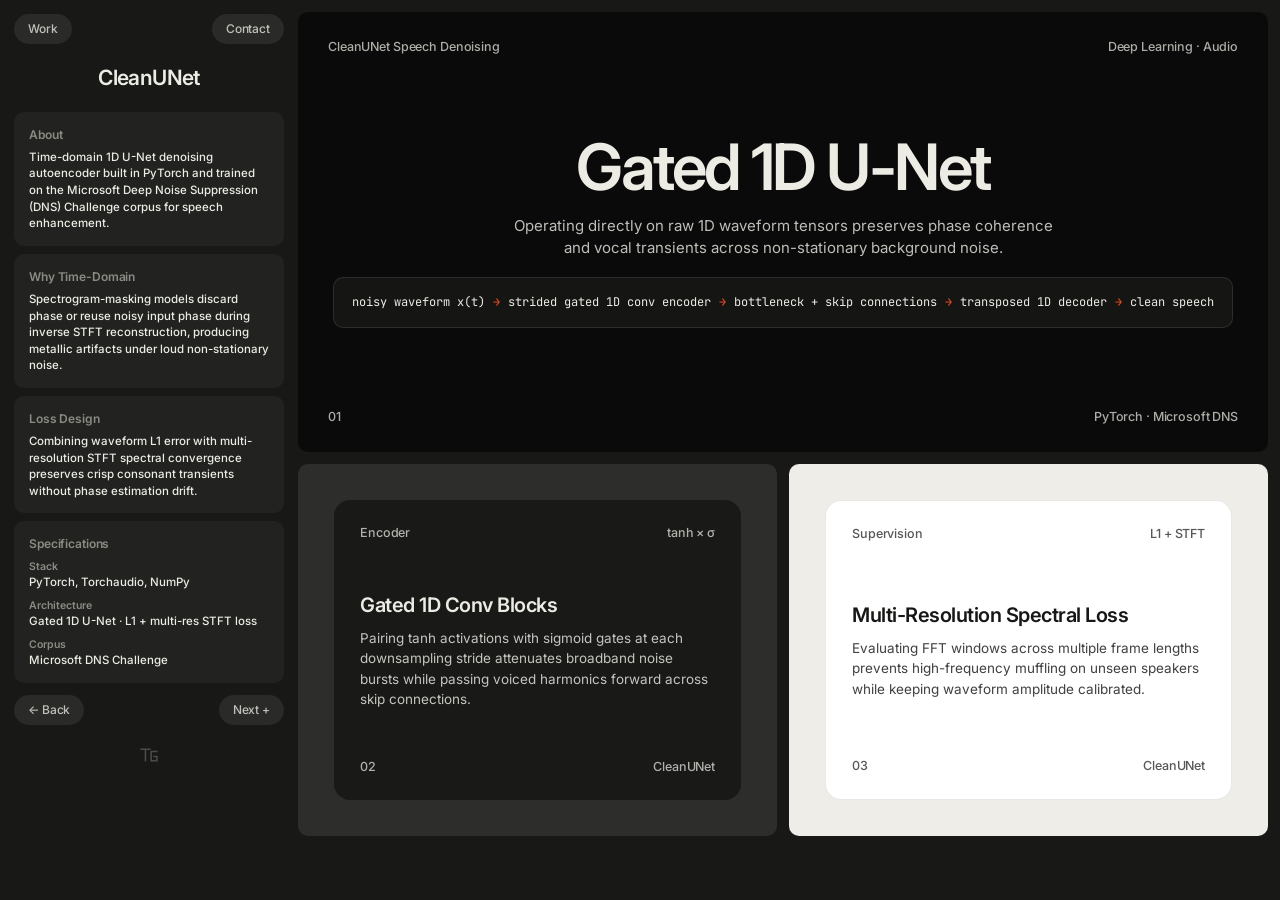
<file: projects/cleanunet-speech-denoising.html>
<!DOCTYPE html>
<html lang="en">
<head>
<meta charset="UTF-8" />
<meta name="viewport" content="width=device-width, initial-scale=1.0" />
<title>CleanUNet Speech Denoising — Thushar Govindaraju</title>
<meta name="description" content="CleanUNet 1D U-Net denoising autoencoder in PyTorch trained on the Microsoft DNS Challenge speech dataset." />
<link rel="preconnect" href="https://fonts.googleapis.com" />
<link rel="preconnect" href="https://fonts.gstatic.com" crossorigin />
<link href="https://fonts.googleapis.com/css2?family=Space+Grotesk:wght@500;600;700&family=Inter:wght@400;500;600;700&family=JetBrains+Mono:wght@400;500;600&display=swap" rel="stylesheet" />
<link rel="stylesheet" href="../assets/css/site.css" />
</head>
<body>

<div class="tb-case-page">

  <aside class="tb-sidebar" aria-label="Case study overview">
    <div class="tb-side-top">
      <a class="tb-pill" href="../index.html#work">Work</a>
      <a class="tb-pill" href="../index.html#contact">Contact</a>
    </div>

    <h1 class="tb-side-heading">CleanUNet</h1>

    <div class="tb-side-card">
      <h2 class="tb-side-label">About</h2>
      <p class="tb-side-copy">
        Time-domain 1D U-Net denoising autoencoder built in PyTorch and trained on the Microsoft Deep Noise Suppression (DNS) Challenge corpus for speech enhancement.
      </p>
    </div>

    <div class="tb-side-card">
      <h2 class="tb-side-label">Why Time-Domain</h2>
      <p class="tb-side-copy">
        Spectrogram-masking models discard phase or reuse noisy input phase during inverse STFT reconstruction, producing metallic artifacts under loud non-stationary noise.
      </p>
    </div>

    <div class="tb-side-card">
      <h2 class="tb-side-label">Loss Design</h2>
      <p class="tb-side-copy">
        Combining waveform L1 error with multi-resolution STFT spectral convergence preserves crisp consonant transients without phase estimation drift.
      </p>
    </div>

    <div class="tb-side-card">
      <h2 class="tb-side-label">Specifications</h2>
      <dl class="tb-side-dl">
        <div>
          <dt>Stack</dt>
          <dd>PyTorch, Torchaudio, NumPy</dd>
        </div>
        <div>
          <dt>Architecture</dt>
          <dd>Gated 1D U-Net · L1 + multi-res STFT loss</dd>
        </div>
        <div>
          <dt>Corpus</dt>
          <dd>Microsoft DNS Challenge</dd>
        </div>
      </dl>
    </div>

    <nav class="tb-side-bottom" aria-label="Project navigation">
      <a class="tb-pill" href="tastenet.html">← Back</a>
      <a class="tb-pill" href="taskq.html">Next +</a>
    </nav>

    <div class="tb-side-mark">
      <a class="tb-mark" href="../index.html" aria-label="Home" style="width:20px;height:20px">
        <svg viewBox="0 0 28 28" fill="none" stroke="currentColor" stroke-width="2.2" stroke-linecap="square" aria-hidden="true">
          <path d="M3 6h12M9 6v16M25 9h-8v13h8v-6h-4" />
        </svg>
      </a>
    </div>
  </aside>

  <main class="tb-showcase">

    <section class="tb-hero-showcase obsidian">
      <div class="tb-card-top">
        <span class="tb-micro">CleanUNet Speech Denoising</span>
        <span class="tb-micro">Deep Learning · Audio</span>
      </div>

      <div class="tb-hero-center">
        <h2 class="tb-showcase-wordmark">Gated 1D U-Net</h2>
        <p class="tb-showcase-sub">
          Operating directly on raw 1D waveform tensors preserves phase coherence and vocal transients across non-stationary background noise.
        </p>
        <div class="pipeline-line">
          noisy waveform x(t)<span class="sep">→</span>strided gated 1D conv encoder<span class="sep">→</span>bottleneck + skip connections<span class="sep">→</span>transposed 1D decoder<span class="sep">→</span>clean speech
        </div>
      </div>

      <div class="tb-card-bottom">
        <span class="tb-micro">01</span>
        <span class="tb-micro">PyTorch · Microsoft DNS</span>
      </div>
    </section>

    <div class="tb-showcase-grid">
      <div class="tb-nest-outer slate">
        <div class="tb-nest-inner">
          <div class="tb-card-top">
            <span class="tb-micro">Encoder</span>
            <span class="tb-micro">tanh × σ</span>
          </div>
          <div class="tb-nest-body">
            <h3>Gated 1D Conv Blocks</h3>
            <p>Pairing tanh activations with sigmoid gates at each downsampling stride attenuates broadband noise bursts while passing voiced harmonics forward across skip connections.</p>
          </div>
          <div class="tb-card-bottom">
            <span class="tb-micro">02</span>
            <span class="tb-micro">CleanUNet</span>
          </div>
        </div>
      </div>

      <div class="tb-nest-outer paper">
        <div class="tb-nest-inner">
          <div class="tb-card-top">
            <span class="tb-micro">Supervision</span>
            <span class="tb-micro">L1 + STFT</span>
          </div>
          <div class="tb-nest-body">
            <h3>Multi-Resolution Spectral Loss</h3>
            <p>Evaluating FFT windows across multiple frame lengths prevents high-frequency muffling on unseen speakers while keeping waveform amplitude calibrated.</p>
          </div>
          <div class="tb-card-bottom">
            <span class="tb-micro">03</span>
            <span class="tb-micro">CleanUNet</span>
          </div>
        </div>
      </div>
    </div>

  </main>

</div>

<script src="../assets/js/site.js"></script>
</body>
</html>
</file>
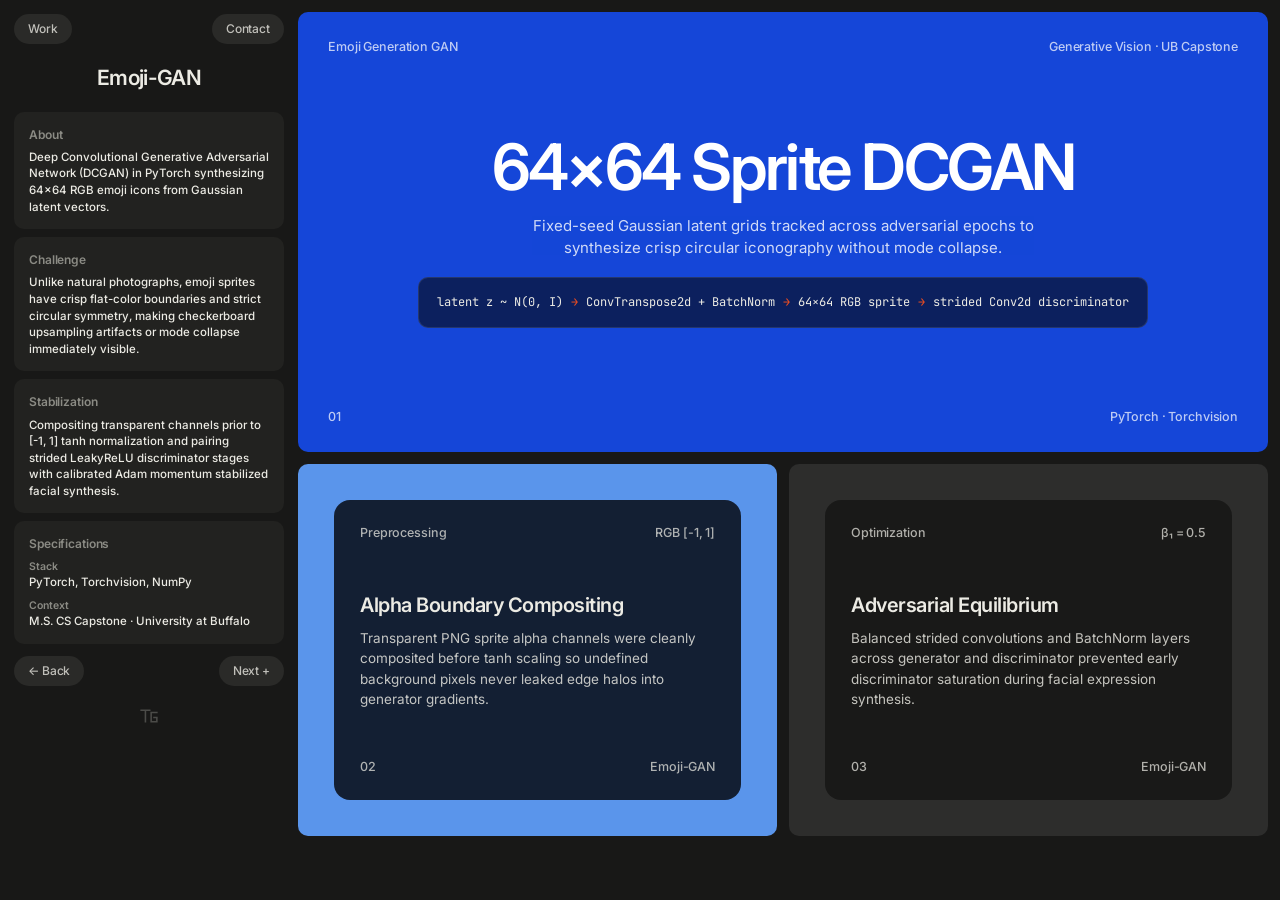
<file: projects/emoji-gan.html>
<!DOCTYPE html>
<html lang="en">
<head>
<meta charset="UTF-8" />
<meta name="viewport" content="width=device-width, initial-scale=1.0" />
<title>Emoji Generation GAN — Thushar Govindaraju</title>
<meta name="description" content="Deep Convolutional Generative Adversarial Network in PyTorch synthesizing 64x64 emoji icons from Gaussian noise." />
<link rel="preconnect" href="https://fonts.googleapis.com" />
<link rel="preconnect" href="https://fonts.gstatic.com" crossorigin />
<link href="https://fonts.googleapis.com/css2?family=Space+Grotesk:wght@500;600;700&family=Inter:wght@400;500;600;700&family=JetBrains+Mono:wght@400;500;600&display=swap" rel="stylesheet" />
<link rel="stylesheet" href="../assets/css/site.css" />
</head>
<body>

<div class="tb-case-page">

  <aside class="tb-sidebar" aria-label="Case study overview">
    <div class="tb-side-top">
      <a class="tb-pill" href="../index.html#work">Work</a>
      <a class="tb-pill" href="../index.html#contact">Contact</a>
    </div>

    <h1 class="tb-side-heading">Emoji-GAN</h1>

    <div class="tb-side-card">
      <h2 class="tb-side-label">About</h2>
      <p class="tb-side-copy">
        Deep Convolutional Generative Adversarial Network (DCGAN) in PyTorch synthesizing 64×64 RGB emoji icons from Gaussian latent vectors.
      </p>
    </div>

    <div class="tb-side-card">
      <h2 class="tb-side-label">Challenge</h2>
      <p class="tb-side-copy">
        Unlike natural photographs, emoji sprites have crisp flat-color boundaries and strict circular symmetry, making checkerboard upsampling artifacts or mode collapse immediately visible.
      </p>
    </div>

    <div class="tb-side-card">
      <h2 class="tb-side-label">Stabilization</h2>
      <p class="tb-side-copy">
        Compositing transparent channels prior to [-1, 1] tanh normalization and pairing strided LeakyReLU discriminator stages with calibrated Adam momentum stabilized facial synthesis.
      </p>
    </div>

    <div class="tb-side-card">
      <h2 class="tb-side-label">Specifications</h2>
      <dl class="tb-side-dl">
        <div>
          <dt>Stack</dt>
          <dd>PyTorch, Torchvision, NumPy</dd>
        </div>
        <div>
          <dt>Context</dt>
          <dd>M.S. CS Capstone · University at Buffalo</dd>
        </div>
      </dl>
    </div>

    <nav class="tb-side-bottom" aria-label="Project navigation">
      <a class="tb-pill" href="taskq.html">← Back</a>
      <a class="tb-pill" href="iot-aqi.html">Next +</a>
    </nav>

    <div class="tb-side-mark">
      <a class="tb-mark" href="../index.html" aria-label="Home" style="width:20px;height:20px">
        <svg viewBox="0 0 28 28" fill="none" stroke="currentColor" stroke-width="2.2" stroke-linecap="square" aria-hidden="true">
          <path d="M3 6h12M9 6v16M25 9h-8v13h8v-6h-4" />
        </svg>
      </a>
    </div>
  </aside>

  <main class="tb-showcase">

    <section class="tb-hero-showcase cobalt">
      <div class="tb-card-top">
        <span class="tb-micro">Emoji Generation GAN</span>
        <span class="tb-micro">Generative Vision · UB Capstone</span>
      </div>

      <div class="tb-hero-center">
        <h2 class="tb-showcase-wordmark">64×64 Sprite DCGAN</h2>
        <p class="tb-showcase-sub">
          Fixed-seed Gaussian latent grids tracked across adversarial epochs to synthesize crisp circular iconography without mode collapse.
        </p>
        <div class="pipeline-line" style="background:rgba(10,18,48,0.72)">
          latent z ~ N(0, I)<span class="sep">→</span>ConvTranspose2d + BatchNorm<span class="sep">→</span>64×64 RGB sprite<span class="sep">→</span>strided Conv2d discriminator
        </div>
      </div>

      <div class="tb-card-bottom">
        <span class="tb-micro">01</span>
        <span class="tb-micro">PyTorch · Torchvision</span>
      </div>
    </section>

    <div class="tb-showcase-grid">
      <div class="tb-nest-outer sky">
        <div class="tb-nest-inner">
          <div class="tb-card-top">
            <span class="tb-micro">Preprocessing</span>
            <span class="tb-micro">RGB [-1, 1]</span>
          </div>
          <div class="tb-nest-body">
            <h3>Alpha Boundary Compositing</h3>
            <p>Transparent PNG sprite alpha channels were cleanly composited before tanh scaling so undefined background pixels never leaked edge halos into generator gradients.</p>
          </div>
          <div class="tb-card-bottom">
            <span class="tb-micro">02</span>
            <span class="tb-micro">Emoji-GAN</span>
          </div>
        </div>
      </div>

      <div class="tb-nest-outer slate">
        <div class="tb-nest-inner">
          <div class="tb-card-top">
            <span class="tb-micro">Optimization</span>
            <span class="tb-micro">β₁ = 0.5</span>
          </div>
          <div class="tb-nest-body">
            <h3>Adversarial Equilibrium</h3>
            <p>Balanced strided convolutions and BatchNorm layers across generator and discriminator prevented early discriminator saturation during facial expression synthesis.</p>
          </div>
          <div class="tb-card-bottom">
            <span class="tb-micro">03</span>
            <span class="tb-micro">Emoji-GAN</span>
          </div>
        </div>
      </div>
    </div>

  </main>

</div>

<script src="../assets/js/site.js"></script>
</body>
</html>
</file>
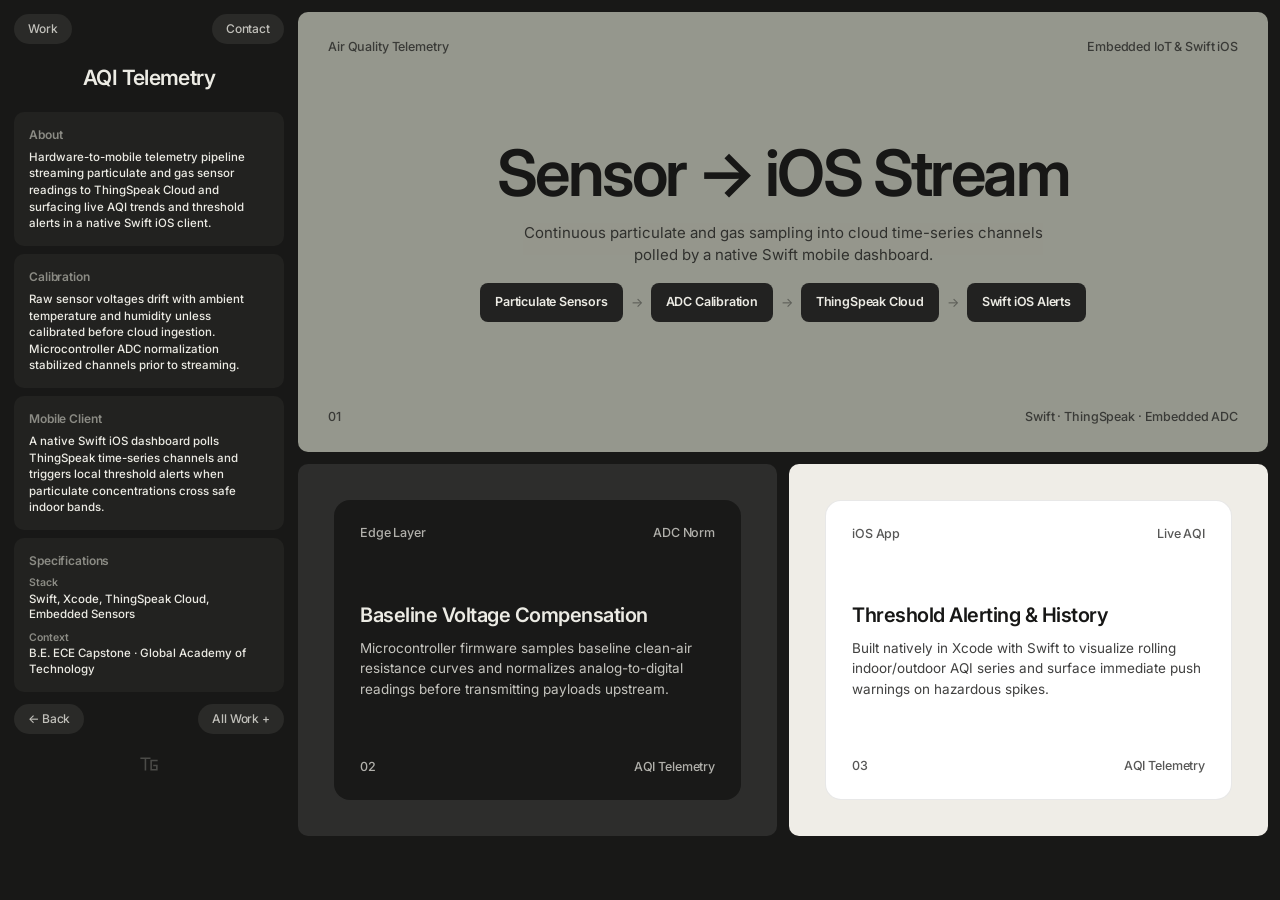
<file: projects/iot-aqi.html>
<!DOCTYPE html>
<html lang="en">
<head>
<meta charset="UTF-8" />
<meta name="viewport" content="width=device-width, initial-scale=1.0" />
<title>Air Quality Telemetry — Thushar Govindaraju</title>
<meta name="description" content="Hardware-to-mobile IoT telemetry pipeline streaming particulate and gas AQI readings to ThingSpeak Cloud and a native Swift iOS app." />
<link rel="preconnect" href="https://fonts.googleapis.com" />
<link rel="preconnect" href="https://fonts.gstatic.com" crossorigin />
<link href="https://fonts.googleapis.com/css2?family=Space+Grotesk:wght@500;600;700&family=Inter:wght@400;500;600;700&family=JetBrains+Mono:wght@400;500;600&display=swap" rel="stylesheet" />
<link rel="stylesheet" href="../assets/css/site.css" />
</head>
<body>

<div class="tb-case-page">

  <aside class="tb-sidebar" aria-label="Case study overview">
    <div class="tb-side-top">
      <a class="tb-pill" href="../index.html#work">Work</a>
      <a class="tb-pill" href="../index.html#contact">Contact</a>
    </div>

    <h1 class="tb-side-heading">AQI Telemetry</h1>

    <div class="tb-side-card">
      <h2 class="tb-side-label">About</h2>
      <p class="tb-side-copy">
        Hardware-to-mobile telemetry pipeline streaming particulate and gas sensor readings to ThingSpeak Cloud and surfacing live AQI trends and threshold alerts in a native Swift iOS client.
      </p>
    </div>

    <div class="tb-side-card">
      <h2 class="tb-side-label">Calibration</h2>
      <p class="tb-side-copy">
        Raw sensor voltages drift with ambient temperature and humidity unless calibrated before cloud ingestion. Microcontroller ADC normalization stabilized channels prior to streaming.
      </p>
    </div>

    <div class="tb-side-card">
      <h2 class="tb-side-label">Mobile Client</h2>
      <p class="tb-side-copy">
        A native Swift iOS dashboard polls ThingSpeak time-series channels and triggers local threshold alerts when particulate concentrations cross safe indoor bands.
      </p>
    </div>

    <div class="tb-side-card">
      <h2 class="tb-side-label">Specifications</h2>
      <dl class="tb-side-dl">
        <div>
          <dt>Stack</dt>
          <dd>Swift, Xcode, ThingSpeak Cloud, Embedded Sensors</dd>
        </div>
        <div>
          <dt>Context</dt>
          <dd>B.E. ECE Capstone · Global Academy of Technology</dd>
        </div>
      </dl>
    </div>

    <nav class="tb-side-bottom" aria-label="Project navigation">
      <a class="tb-pill" href="emoji-gan.html">← Back</a>
      <a class="tb-pill" href="../index.html#work">All Work +</a>
    </nav>

    <div class="tb-side-mark">
      <a class="tb-mark" href="../index.html" aria-label="Home" style="width:20px;height:20px">
        <svg viewBox="0 0 28 28" fill="none" stroke="currentColor" stroke-width="2.2" stroke-linecap="square" aria-hidden="true">
          <path d="M3 6h12M9 6v16M25 9h-8v13h8v-6h-4" />
        </svg>
      </a>
    </div>
  </aside>

  <main class="tb-showcase">

    <section class="tb-hero-showcase stone">
      <div class="tb-card-top">
        <span class="tb-micro">Air Quality Telemetry</span>
        <span class="tb-micro">Embedded IoT &amp; Swift iOS</span>
      </div>

      <div class="tb-hero-center">
        <h2 class="tb-showcase-wordmark">Sensor → iOS Stream</h2>
        <p class="tb-showcase-sub">
          Continuous particulate and gas sampling into cloud time-series channels polled by a native Swift mobile dashboard.
        </p>
        <div class="tb-flow-pills">
          <span class="tb-flow-node">Particulate Sensors</span>
          <span class="tb-flow-arrow">→</span>
          <span class="tb-flow-node">ADC Calibration</span>
          <span class="tb-flow-arrow">→</span>
          <span class="tb-flow-node">ThingSpeak Cloud</span>
          <span class="tb-flow-arrow">→</span>
          <span class="tb-flow-node">Swift iOS Alerts</span>
        </div>
      </div>

      <div class="tb-card-bottom">
        <span class="tb-micro">01</span>
        <span class="tb-micro">Swift · ThingSpeak · Embedded ADC</span>
      </div>
    </section>

    <div class="tb-showcase-grid">
      <div class="tb-nest-outer slate">
        <div class="tb-nest-inner">
          <div class="tb-card-top">
            <span class="tb-micro">Edge Layer</span>
            <span class="tb-micro">ADC Norm</span>
          </div>
          <div class="tb-nest-body">
            <h3>Baseline Voltage Compensation</h3>
            <p>Microcontroller firmware samples baseline clean-air resistance curves and normalizes analog-to-digital readings before transmitting payloads upstream.</p>
          </div>
          <div class="tb-card-bottom">
            <span class="tb-micro">02</span>
            <span class="tb-micro">AQI Telemetry</span>
          </div>
        </div>
      </div>

      <div class="tb-nest-outer paper">
        <div class="tb-nest-inner">
          <div class="tb-card-top">
            <span class="tb-micro">iOS App</span>
            <span class="tb-micro">Live AQI</span>
          </div>
          <div class="tb-nest-body">
            <h3>Threshold Alerting &amp; History</h3>
            <p>Built natively in Xcode with Swift to visualize rolling indoor/outdoor AQI series and surface immediate push warnings on hazardous spikes.</p>
          </div>
          <div class="tb-card-bottom">
            <span class="tb-micro">03</span>
            <span class="tb-micro">AQI Telemetry</span>
          </div>
        </div>
      </div>
    </div>

  </main>

</div>

<script src="../assets/js/site.js"></script>
</body>
</html>
</file>
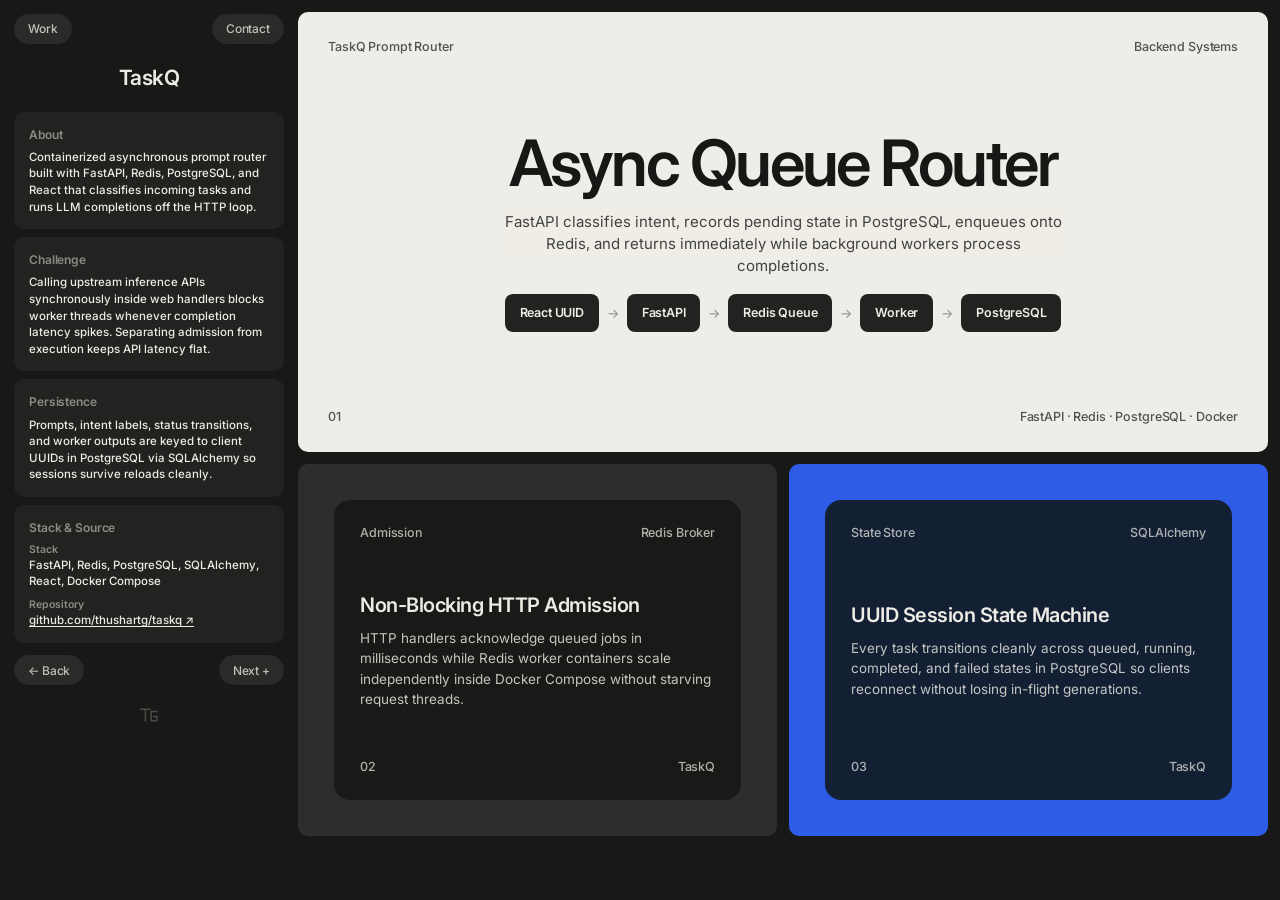
<file: projects/taskq.html>
<!DOCTYPE html>
<html lang="en">
<head>
<meta charset="UTF-8" />
<meta name="viewport" content="width=device-width, initial-scale=1.0" />
<title>TaskQ — Thushar Govindaraju</title>
<meta name="description" content="Asynchronous prompt router built with FastAPI, Redis, PostgreSQL, SQLAlchemy, React, and Docker Compose." />
<link rel="preconnect" href="https://fonts.googleapis.com" />
<link rel="preconnect" href="https://fonts.gstatic.com" crossorigin />
<link href="https://fonts.googleapis.com/css2?family=Space+Grotesk:wght@500;600;700&family=Inter:wght@400;500;600;700&family=JetBrains+Mono:wght@400;500;600&display=swap" rel="stylesheet" />
<link rel="stylesheet" href="../assets/css/site.css" />
</head>
<body>

<div class="tb-case-page">

  <aside class="tb-sidebar" aria-label="Case study overview">
    <div class="tb-side-top">
      <a class="tb-pill" href="../index.html#work">Work</a>
      <a class="tb-pill" href="../index.html#contact">Contact</a>
    </div>

    <h1 class="tb-side-heading">TaskQ</h1>

    <div class="tb-side-card">
      <h2 class="tb-side-label">About</h2>
      <p class="tb-side-copy">
        Containerized asynchronous prompt router built with FastAPI, Redis, PostgreSQL, and React that classifies incoming tasks and runs LLM completions off the HTTP loop.
      </p>
    </div>

    <div class="tb-side-card">
      <h2 class="tb-side-label">Challenge</h2>
      <p class="tb-side-copy">
        Calling upstream inference APIs synchronously inside web handlers blocks worker threads whenever completion latency spikes. Separating admission from execution keeps API latency flat.
      </p>
    </div>

    <div class="tb-side-card">
      <h2 class="tb-side-label">Persistence</h2>
      <p class="tb-side-copy">
        Prompts, intent labels, status transitions, and worker outputs are keyed to client UUIDs in PostgreSQL via SQLAlchemy so sessions survive reloads cleanly.
      </p>
    </div>

    <div class="tb-side-card">
      <h2 class="tb-side-label">Stack &amp; Source</h2>
      <dl class="tb-side-dl">
        <div>
          <dt>Stack</dt>
          <dd>FastAPI, Redis, PostgreSQL, SQLAlchemy, React, Docker Compose</dd>
        </div>
        <div>
          <dt>Repository</dt>
          <dd><a href="https://github.com/thushartg/taskq" target="_blank" rel="noopener">github.com/thushartg/taskq ↗</a></dd>
        </div>
      </dl>
    </div>

    <nav class="tb-side-bottom" aria-label="Project navigation">
      <a class="tb-pill" href="cleanunet-speech-denoising.html">← Back</a>
      <a class="tb-pill" href="emoji-gan.html">Next +</a>
    </nav>

    <div class="tb-side-mark">
      <a class="tb-mark" href="../index.html" aria-label="Home" style="width:20px;height:20px">
        <svg viewBox="0 0 28 28" fill="none" stroke="currentColor" stroke-width="2.2" stroke-linecap="square" aria-hidden="true">
          <path d="M3 6h12M9 6v16M25 9h-8v13h8v-6h-4" />
        </svg>
      </a>
    </div>
  </aside>

  <main class="tb-showcase">

    <section class="tb-hero-showcase paper">
      <div class="tb-card-top">
        <span class="tb-micro">TaskQ Prompt Router</span>
        <span class="tb-micro">Backend Systems</span>
      </div>

      <div class="tb-hero-center">
        <h2 class="tb-showcase-wordmark">Async Queue Router</h2>
        <p class="tb-showcase-sub">
          FastAPI classifies intent, records pending state in PostgreSQL, enqueues onto Redis, and returns immediately while background workers process completions.
        </p>
        <div class="tb-flow-pills">
          <span class="tb-flow-node">React UUID</span>
          <span class="tb-flow-arrow">→</span>
          <span class="tb-flow-node">FastAPI</span>
          <span class="tb-flow-arrow">→</span>
          <span class="tb-flow-node">Redis Queue</span>
          <span class="tb-flow-arrow">→</span>
          <span class="tb-flow-node">Worker</span>
          <span class="tb-flow-arrow">→</span>
          <span class="tb-flow-node">PostgreSQL</span>
        </div>
      </div>

      <div class="tb-card-bottom">
        <span class="tb-micro">01</span>
        <span class="tb-micro">FastAPI · Redis · PostgreSQL · Docker</span>
      </div>
    </section>

    <div class="tb-showcase-grid">
      <div class="tb-nest-outer slate">
        <div class="tb-nest-inner">
          <div class="tb-card-top">
            <span class="tb-micro">Admission</span>
            <span class="tb-micro">Redis Broker</span>
          </div>
          <div class="tb-nest-body">
            <h3>Non-Blocking HTTP Admission</h3>
            <p>HTTP handlers acknowledge queued jobs in milliseconds while Redis worker containers scale independently inside Docker Compose without starving request threads.</p>
          </div>
          <div class="tb-card-bottom">
            <span class="tb-micro">02</span>
            <span class="tb-micro">TaskQ</span>
          </div>
        </div>
      </div>

      <div class="tb-nest-outer">
        <div class="tb-nest-inner">
          <div class="tb-card-top">
            <span class="tb-micro">State Store</span>
            <span class="tb-micro">SQLAlchemy</span>
          </div>
          <div class="tb-nest-body">
            <h3>UUID Session State Machine</h3>
            <p>Every task transitions cleanly across queued, running, completed, and failed states in PostgreSQL so clients reconnect without losing in-flight generations.</p>
          </div>
          <div class="tb-card-bottom">
            <span class="tb-micro">03</span>
            <span class="tb-micro">TaskQ</span>
          </div>
        </div>
      </div>
    </div>

  </main>

</div>

<script src="../assets/js/site.js"></script>
</body>
</html>
</file>
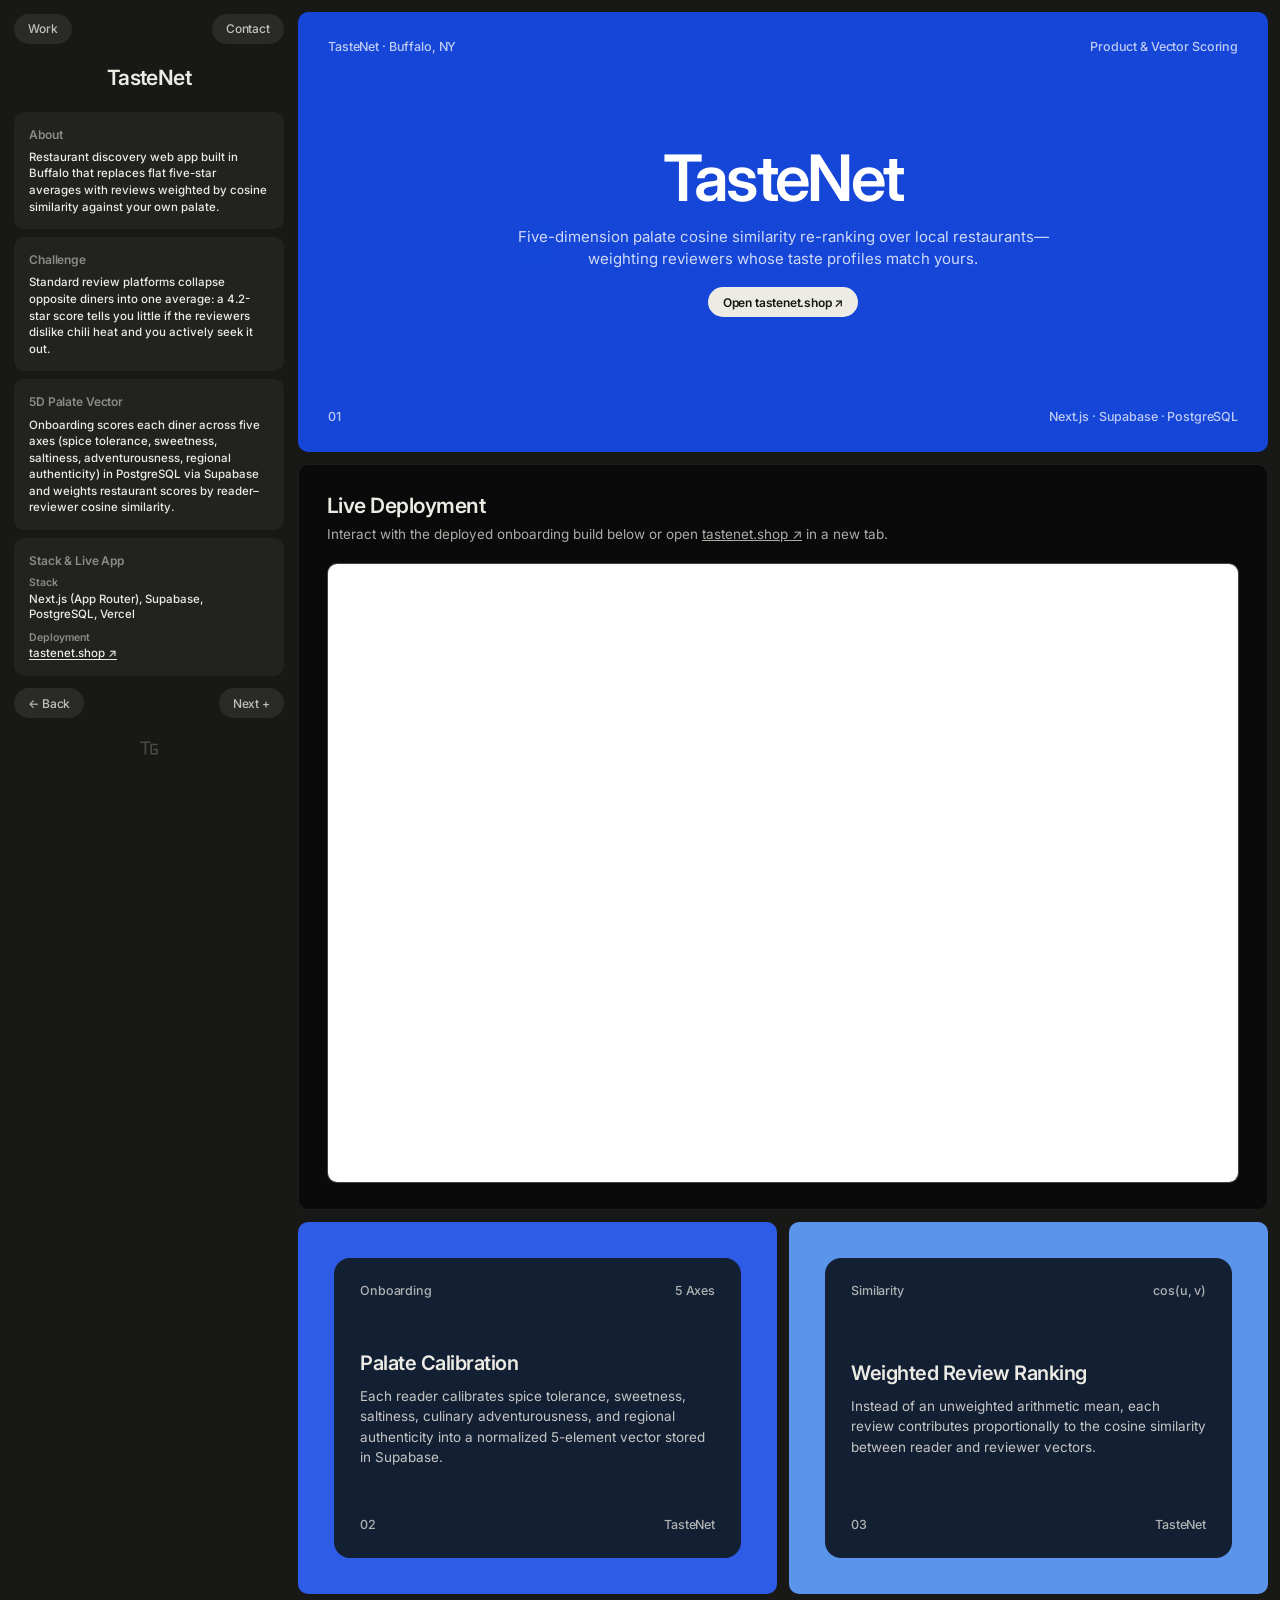
<file: projects/tastenet.html>
<!DOCTYPE html>
<html lang="en">
<head>
<meta charset="UTF-8" />
<meta name="viewport" content="width=device-width, initial-scale=1.0" />
<title>TasteNet — Thushar Govindaraju</title>
<meta name="description" content="TasteNet: restaurant discovery app weighting reviews by five-dimension palate cosine similarity." />
<link rel="preconnect" href="https://fonts.googleapis.com" />
<link rel="preconnect" href="https://fonts.gstatic.com" crossorigin />
<link href="https://fonts.googleapis.com/css2?family=Space+Grotesk:wght@500;600;700&family=Inter:wght@400;500;600;700&family=JetBrains+Mono:wght@400;500;600&display=swap" rel="stylesheet" />
<link rel="stylesheet" href="../assets/css/site.css" />
</head>
<body>

<div class="tb-case-page">

  <aside class="tb-sidebar" aria-label="Case study overview">
    <div class="tb-side-top">
      <a class="tb-pill" href="../index.html#work">Work</a>
      <a class="tb-pill" href="../index.html#contact">Contact</a>
    </div>

    <h1 class="tb-side-heading">TasteNet</h1>

    <div class="tb-side-card">
      <h2 class="tb-side-label">About</h2>
      <p class="tb-side-copy">
        Restaurant discovery web app built in Buffalo that replaces flat five-star averages with reviews weighted by cosine similarity against your own palate.
      </p>
    </div>

    <div class="tb-side-card">
      <h2 class="tb-side-label">Challenge</h2>
      <p class="tb-side-copy">
        Standard review platforms collapse opposite diners into one average: a 4.2-star score tells you little if the reviewers dislike chili heat and you actively seek it out.
      </p>
    </div>

    <div class="tb-side-card">
      <h2 class="tb-side-label">5D Palate Vector</h2>
      <p class="tb-side-copy">
        Onboarding scores each diner across five axes (spice tolerance, sweetness, saltiness, adventurousness, regional authenticity) in PostgreSQL via Supabase and weights restaurant scores by reader–reviewer cosine similarity.
      </p>
    </div>

    <div class="tb-side-card">
      <h2 class="tb-side-label">Stack &amp; Live App</h2>
      <dl class="tb-side-dl">
        <div>
          <dt>Stack</dt>
          <dd>Next.js (App Router), Supabase, PostgreSQL, Vercel</dd>
        </div>
        <div>
          <dt>Deployment</dt>
          <dd><a href="https://tastenet.shop" target="_blank" rel="noopener">tastenet.shop ↗</a></dd>
        </div>
      </dl>
    </div>

    <nav class="tb-side-bottom" aria-label="Project navigation">
      <a class="tb-pill" href="usda-crop-price-risk.html">← Back</a>
      <a class="tb-pill" href="cleanunet-speech-denoising.html">Next +</a>
    </nav>

    <div class="tb-side-mark">
      <a class="tb-mark" href="../index.html" aria-label="Home" style="width:20px;height:20px">
        <svg viewBox="0 0 28 28" fill="none" stroke="currentColor" stroke-width="2.2" stroke-linecap="square" aria-hidden="true">
          <path d="M3 6h12M9 6v16M25 9h-8v13h8v-6h-4" />
        </svg>
      </a>
    </div>
  </aside>

  <main class="tb-showcase">

    <section class="tb-hero-showcase cobalt">
      <div class="tb-card-top">
        <span class="tb-micro">TasteNet · Buffalo, NY</span>
        <span class="tb-micro">Product &amp; Vector Scoring</span>
      </div>

      <div class="tb-hero-center">
        <h2 class="tb-showcase-wordmark">TasteNet</h2>
        <p class="tb-showcase-sub">
          Five-dimension palate cosine similarity re-ranking over local restaurants—weighting reviewers whose taste profiles match yours.
        </p>
        <div>
          <a class="tb-pill-cream" href="https://tastenet.shop" target="_blank" rel="noopener">Open tastenet.shop ↗</a>
        </div>
      </div>

      <div class="tb-card-bottom">
        <span class="tb-micro">01</span>
        <span class="tb-micro">Next.js · Supabase · PostgreSQL</span>
      </div>
    </section>

    <section class="stage-card dark-well">
      <div class="stage-head">
        <div>
          <h2>Live Deployment</h2>
          <p>Interact with the deployed onboarding build below or open <a href="https://tastenet.shop" target="_blank" rel="noopener" style="text-decoration:underline">tastenet.shop ↗</a> in a new tab.</p>
        </div>
      </div>
      <div class="embed">
        <iframe src="https://tastenet.shop" title="TasteNet live preview" loading="lazy"></iframe>
      </div>
    </section>

    <div class="tb-showcase-grid">
      <div class="tb-nest-outer">
        <div class="tb-nest-inner">
          <div class="tb-card-top">
            <span class="tb-micro">Onboarding</span>
            <span class="tb-micro">5 Axes</span>
          </div>
          <div class="tb-nest-body">
            <h3>Palate Calibration</h3>
            <p>Each reader calibrates spice tolerance, sweetness, saltiness, culinary adventurousness, and regional authenticity into a normalized 5-element vector stored in Supabase.</p>
          </div>
          <div class="tb-card-bottom">
            <span class="tb-micro">02</span>
            <span class="tb-micro">TasteNet</span>
          </div>
        </div>
      </div>

      <div class="tb-nest-outer sky">
        <div class="tb-nest-inner">
          <div class="tb-card-top">
            <span class="tb-micro">Similarity</span>
            <span class="tb-micro">cos(u, v)</span>
          </div>
          <div class="tb-nest-body">
            <h3>Weighted Review Ranking</h3>
            <p>Instead of an unweighted arithmetic mean, each review contributes proportionally to the cosine similarity between reader and reviewer vectors.</p>
          </div>
          <div class="tb-card-bottom">
            <span class="tb-micro">03</span>
            <span class="tb-micro">TasteNet</span>
          </div>
        </div>
      </div>
    </div>

  </main>

</div>

<script src="../assets/js/site.js"></script>
</body>
</html>
</file>
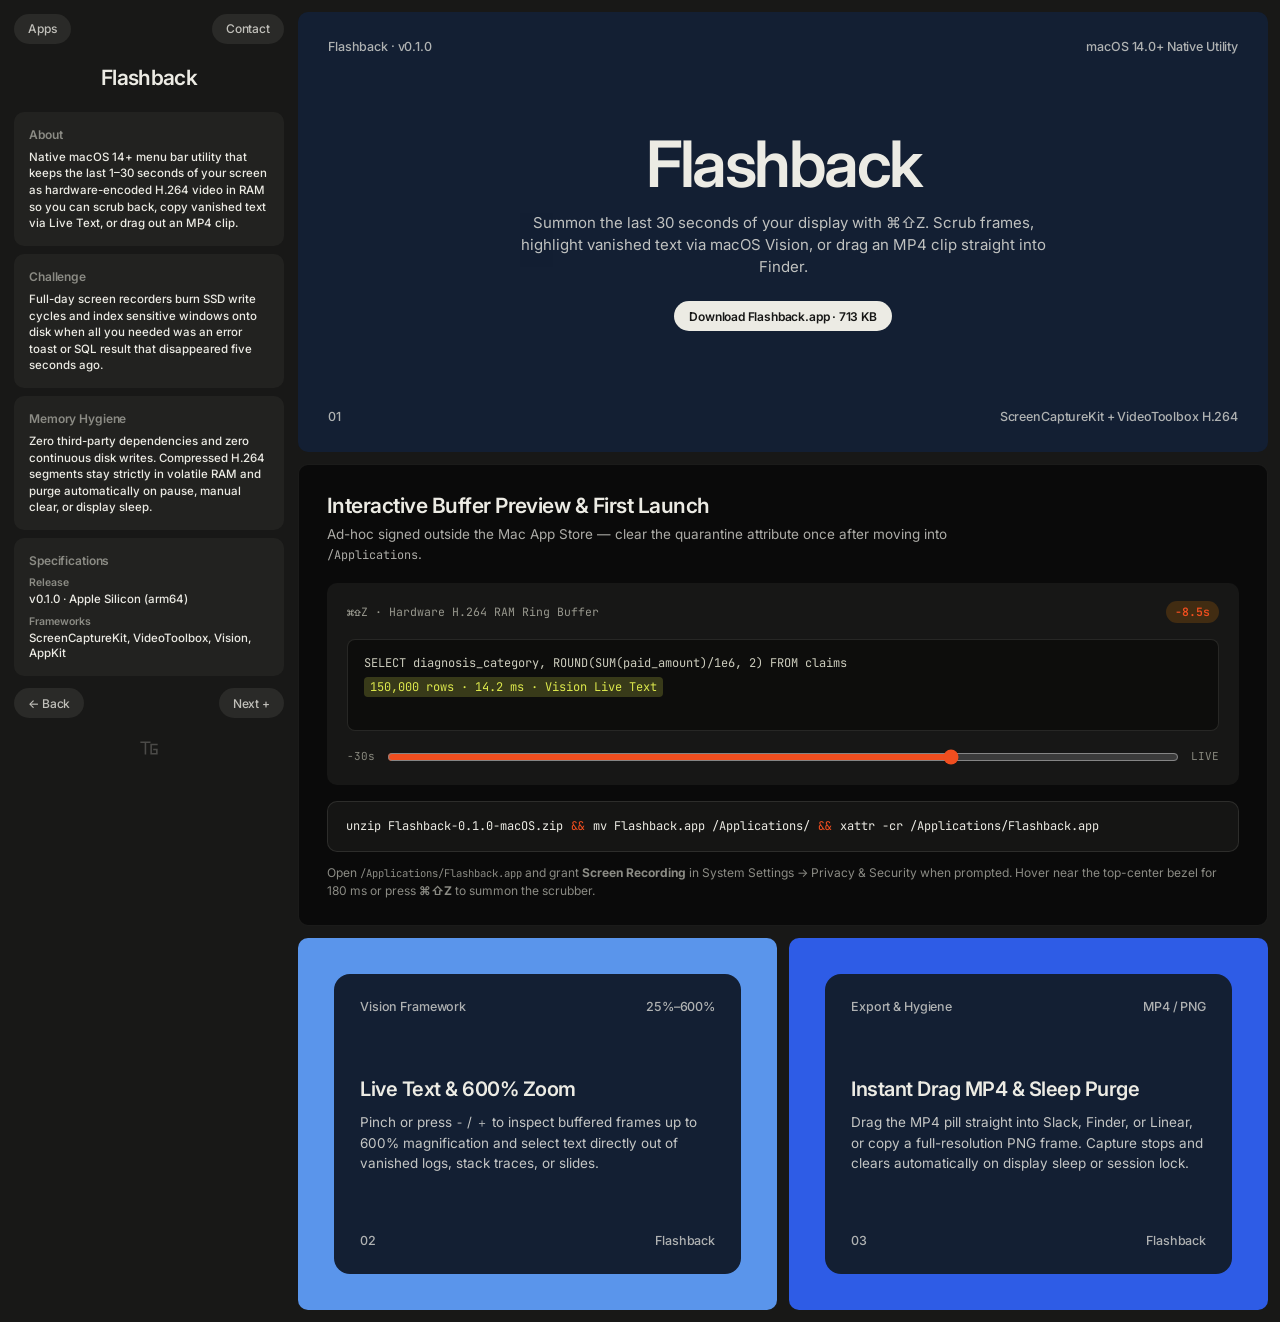
<file: tools/flashback.html>
<!DOCTYPE html>
<html lang="en">
<head>
<meta charset="UTF-8" />
<meta name="viewport" content="width=device-width, initial-scale=1.0" />
<title>Flashback — Thushar Govindaraju</title>
<meta name="description" content="Flashback: native macOS 14+ menu bar utility with hardware H.264 RAM screen history, Live Text, and MP4 drag export." />
<link rel="preconnect" href="https://fonts.googleapis.com" />
<link rel="preconnect" href="https://fonts.gstatic.com" crossorigin />
<link href="https://fonts.googleapis.com/css2?family=Space+Grotesk:wght@500;600;700&family=Inter:wght@400;500;600;700&family=JetBrains+Mono:wght@400;500;600&display=swap" rel="stylesheet" />
<link rel="stylesheet" href="../assets/css/site.css" />
</head>
<body>

<div class="tb-case-page">

  <!-- Sticky Left Case-Study Sidebar -->
  <aside class="tb-sidebar" aria-label="App overview">
    <div class="tb-side-top">
      <a class="tb-pill" href="../index.html#apps">Apps</a>
      <a class="tb-pill" href="../index.html#contact">Contact</a>
    </div>

    <h1 class="tb-side-heading">Flashback</h1>

    <div class="tb-side-card">
      <h2 class="tb-side-label">About</h2>
      <p class="tb-side-copy">
        Native macOS 14+ menu bar utility that keeps the last 1–30 seconds of your screen as hardware-encoded H.264 video in RAM so you can scrub back, copy vanished text via Live Text, or drag out an MP4 clip.
      </p>
    </div>

    <div class="tb-side-card">
      <h2 class="tb-side-label">Challenge</h2>
      <p class="tb-side-copy">
        Full-day screen recorders burn SSD write cycles and index sensitive windows onto disk when all you needed was an error toast or SQL result that disappeared five seconds ago.
      </p>
    </div>

    <div class="tb-side-card">
      <h2 class="tb-side-label">Memory Hygiene</h2>
      <p class="tb-side-copy">
        Zero third-party dependencies and zero continuous disk writes. Compressed H.264 segments stay strictly in volatile RAM and purge automatically on pause, manual clear, or display sleep.
      </p>
    </div>

    <div class="tb-side-card">
      <h2 class="tb-side-label">Specifications</h2>
      <dl class="tb-side-dl">
        <div>
          <dt>Release</dt>
          <dd>v0.1.0 · Apple Silicon (arm64)</dd>
        </div>
        <div>
          <dt>Frameworks</dt>
          <dd>ScreenCaptureKit, VideoToolbox, Vision, AppKit</dd>
        </div>
      </dl>
    </div>

    <nav class="tb-side-bottom" aria-label="App navigation">
      <a class="tb-pill" href="../index.html#apps">← Back</a>
      <a class="tb-pill" href="maccontrol.html">Next +</a>
    </nav>

    <div class="tb-side-mark">
      <a class="tb-mark" href="../index.html" aria-label="Home" style="width:20px;height:20px">
        <svg viewBox="0 0 28 28" fill="none" stroke="currentColor" stroke-width="2.2" stroke-linecap="square" aria-hidden="true">
          <path d="M3 6h12M9 6v16M25 9h-8v13h8v-6h-4" />
        </svg>
      </a>
    </div>
  </aside>

  <!-- Right Scrollable Showcase Column -->
  <main class="tb-showcase">

    <!-- Showcase 01: Hero Banner & Direct Download -->
    <section class="tb-hero-showcase navy">
      <div class="tb-card-top">
        <span class="tb-micro">Flashback · v0.1.0</span>
        <span class="tb-micro">macOS 14.0+ Native Utility</span>
      </div>

      <div class="tb-hero-center">
        <h2 class="tb-showcase-wordmark">Flashback</h2>
        <p class="tb-showcase-sub">
          Summon the last 30 seconds of your display with ⌘⇧Z. Scrub frames, highlight vanished text via macOS Vision, or drag an MP4 clip straight into Finder.
        </p>
        <div class="dl-actions" style="justify-content:center;margin-top:6px">
          <a class="tb-pill-cream" href="../downloads/Flashback-0.1.0-macOS.zip" download>Download Flashback.app · 713 KB</a>
        </div>
      </div>

      <div class="tb-card-bottom">
        <span class="tb-micro">01</span>
        <span class="tb-micro">ScreenCaptureKit + VideoToolbox H.264</span>
      </div>
    </section>

    <!-- Showcase 02: Interactive Scrubber & First-Launch Terminal Command -->
    <section class="stage-card dark-well">
      <div class="stage-head">
        <div>
          <h2>Interactive Buffer Preview &amp; First Launch</h2>
          <p>Ad-hoc signed outside the Mac App Store — clear the quarantine attribute once after moving into <code>/Applications</code>.</p>
        </div>
      </div>

      <div class="fb-stage" style="margin-top:0">
        <div class="fb-top">
          <span>⌘⇧Z · Hardware H.264 RAM Ring Buffer</span>
          <span class="fb-badge" id="fbTime">-8.5s</span>
        </div>
        <div class="fb-screen" id="fbOcrLine">
          SELECT diagnosis_category, ROUND(SUM(paid_amount)/1e6, 2) FROM claims<br>
          <span class="fb-ocr-hit">150,000 rows · 14.2 ms · Vision Live Text</span>
        </div>
        <div class="fb-scrubber">
          <span>-30s</span>
          <input type="range" id="fbScrub" min="-30" max="0" step="0.5" value="-8.5" aria-label="Scrub Flashback 30-second screen buffer" />
          <span>LIVE</span>
        </div>
      </div>

      <div class="pipeline-line" style="margin-top:14px">
        unzip Flashback-0.1.0-macOS.zip<span class="sep">&amp;&amp;</span>mv Flashback.app /Applications/<span class="sep">&amp;&amp;</span>xattr -cr /Applications/Flashback.app
      </div>
      <p class="caption">
        Open <code>/Applications/Flashback.app</code> and grant <strong>Screen Recording</strong> in System Settings → Privacy &amp; Security when prompted. Hover near the top-center bezel for 180 ms or press <strong>⌘⇧Z</strong> to summon the scrubber.
      </p>
    </section>

    <!-- Showcase 03-04: Nested Capability Cards -->
    <div class="tb-showcase-grid">
      <div class="tb-nest-outer sky">
        <div class="tb-nest-inner">
          <div class="tb-card-top">
            <span class="tb-micro">Vision Framework</span>
            <span class="tb-micro">25%–600%</span>
          </div>
          <div class="tb-nest-body">
            <h3>Live Text &amp; 600% Zoom</h3>
            <p>Pinch or press <code>−</code> / <code>＋</code> to inspect buffered frames up to 600% magnification and select text directly out of vanished logs, stack traces, or slides.</p>
          </div>
          <div class="tb-card-bottom">
            <span class="tb-micro">02</span>
            <span class="tb-micro">Flashback</span>
          </div>
        </div>
      </div>

      <div class="tb-nest-outer">
        <div class="tb-nest-inner">
          <div class="tb-card-top">
            <span class="tb-micro">Export &amp; Hygiene</span>
            <span class="tb-micro">MP4 / PNG</span>
          </div>
          <div class="tb-nest-body">
            <h3>Instant Drag MP4 &amp; Sleep Purge</h3>
            <p>Drag the MP4 pill straight into Slack, Finder, or Linear, or copy a full-resolution PNG frame. Capture stops and clears automatically on display sleep or session lock.</p>
          </div>
          <div class="tb-card-bottom">
            <span class="tb-micro">03</span>
            <span class="tb-micro">Flashback</span>
          </div>
        </div>
      </div>
    </div>

  </main>

</div>

<script src="../assets/js/site.js"></script>
</body>
</html>
</file>
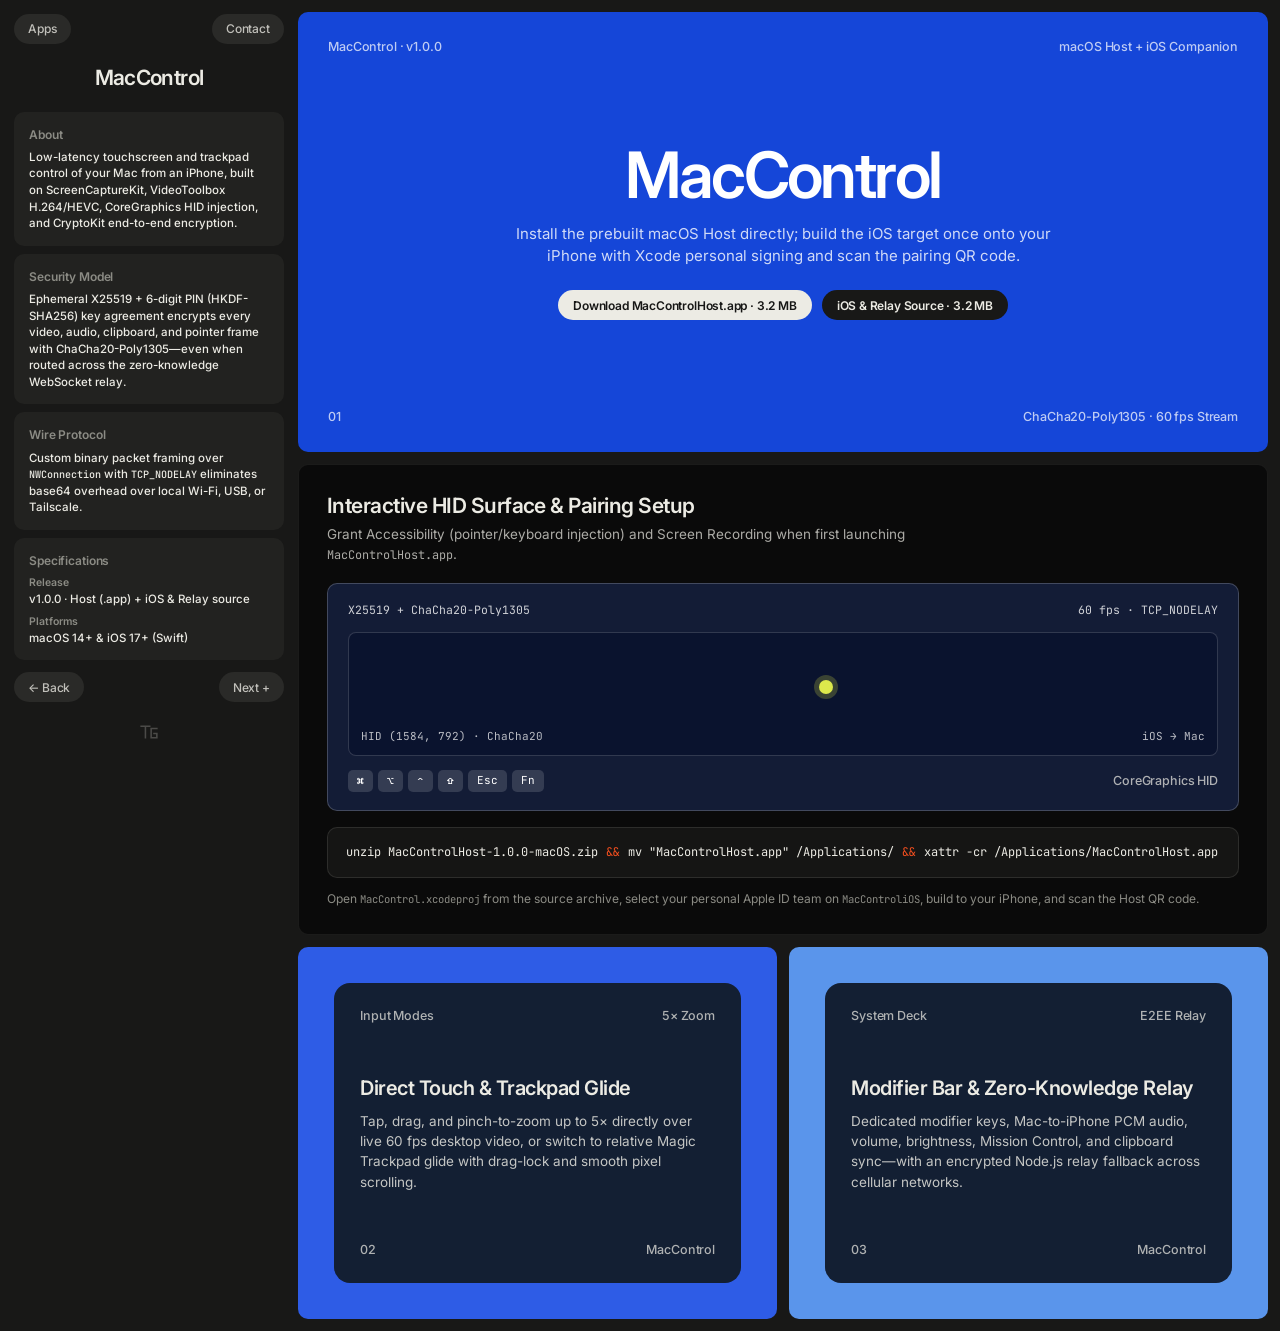
<file: tools/maccontrol.html>
<!DOCTYPE html>
<html lang="en">
<head>
<meta charset="UTF-8" />
<meta name="viewport" content="width=device-width, initial-scale=1.0" />
<title>MacControl — Thushar Govindaraju</title>
<meta name="description" content="MacControl: native macOS host app, iPhone touchscreen/trackpad controller, and end-to-end encrypted WebSocket relay." />
<link rel="preconnect" href="https://fonts.googleapis.com" />
<link rel="preconnect" href="https://fonts.gstatic.com" crossorigin />
<link href="https://fonts.googleapis.com/css2?family=Space+Grotesk:wght@500;600;700&family=Inter:wght@400;500;600;700&family=JetBrains+Mono:wght@400;500;600&display=swap" rel="stylesheet" />
<link rel="stylesheet" href="../assets/css/site.css" />
</head>
<body>

<div class="tb-case-page">

  <aside class="tb-sidebar" aria-label="App overview">
    <div class="tb-side-top">
      <a class="tb-pill" href="../index.html#apps">Apps</a>
      <a class="tb-pill" href="../index.html#contact">Contact</a>
    </div>

    <h1 class="tb-side-heading">MacControl</h1>

    <div class="tb-side-card">
      <h2 class="tb-side-label">About</h2>
      <p class="tb-side-copy">
        Low-latency touchscreen and trackpad control of your Mac from an iPhone, built on ScreenCaptureKit, VideoToolbox H.264/HEVC, CoreGraphics HID injection, and CryptoKit end-to-end encryption.
      </p>
    </div>

    <div class="tb-side-card">
      <h2 class="tb-side-label">Security Model</h2>
      <p class="tb-side-copy">
        Ephemeral X25519 + 6-digit PIN (HKDF-SHA256) key agreement encrypts every video, audio, clipboard, and pointer frame with ChaCha20-Poly1305—even when routed across the zero-knowledge WebSocket relay.
      </p>
    </div>

    <div class="tb-side-card">
      <h2 class="tb-side-label">Wire Protocol</h2>
      <p class="tb-side-copy">
        Custom binary packet framing over <code>NWConnection</code> with <code>TCP_NODELAY</code> eliminates base64 overhead over local Wi-Fi, USB, or Tailscale.
      </p>
    </div>

    <div class="tb-side-card">
      <h2 class="tb-side-label">Specifications</h2>
      <dl class="tb-side-dl">
        <div>
          <dt>Release</dt>
          <dd>v1.0.0 · Host (.app) + iOS &amp; Relay source</dd>
        </div>
        <div>
          <dt>Platforms</dt>
          <dd>macOS 14+ &amp; iOS 17+ (Swift)</dd>
        </div>
      </dl>
    </div>

    <nav class="tb-side-bottom" aria-label="App navigation">
      <a class="tb-pill" href="flashback.html">← Back</a>
      <a class="tb-pill" href="../index.html#work">Next +</a>
    </nav>

    <div class="tb-side-mark">
      <a class="tb-mark" href="../index.html" aria-label="Home" style="width:20px;height:20px">
        <svg viewBox="0 0 28 28" fill="none" stroke="currentColor" stroke-width="2.2" stroke-linecap="square" aria-hidden="true">
          <path d="M3 6h12M9 6v16M25 9h-8v13h8v-6h-4" />
        </svg>
      </a>
    </div>
  </aside>

  <main class="tb-showcase">

    <!-- Showcase 01: Cobalt Hero Banner & Downloads -->
    <section class="tb-hero-showcase cobalt">
      <div class="tb-card-top">
        <span class="tb-micro">MacControl · v1.0.0</span>
        <span class="tb-micro">macOS Host + iOS Companion</span>
      </div>

      <div class="tb-hero-center">
        <h2 class="tb-showcase-wordmark">MacControl</h2>
        <p class="tb-showcase-sub">
          Install the prebuilt macOS Host directly; build the iOS target once onto your iPhone with Xcode personal signing and scan the pairing QR code.
        </p>
        <div class="dl-actions" style="justify-content:center;margin-top:6px">
          <a class="tb-pill-cream" href="../downloads/MacControlHost-1.0.0-macOS.zip" download>Download MacControlHost.app · 3.2 MB</a>
          <a class="tb-pill-dark" href="../downloads/MacControl-1.0.0-source.zip" download>iOS &amp; Relay Source · 3.2 MB</a>
        </div>
      </div>

      <div class="tb-card-bottom">
        <span class="tb-micro">01</span>
        <span class="tb-micro">ChaCha20-Poly1305 · 60 fps Stream</span>
      </div>
    </section>

    <!-- Showcase 02: Interactive Trackpad + Setup -->
    <section class="stage-card dark-well">
      <div class="stage-head">
        <div>
          <h2>Interactive HID Surface &amp; Pairing Setup</h2>
          <p>Grant Accessibility (pointer/keyboard injection) and Screen Recording when first launching <code>MacControlHost.app</code>.</p>
        </div>
      </div>

      <div class="mc-stage" style="margin-top:0;background:#131c36">
        <div class="fb-top" style="color:rgba(255,255,255,0.8)">
          <span>X25519 + ChaCha20-Poly1305</span>
          <span>60 fps · TCP_NODELAY</span>
        </div>
        <div class="mc-pad" id="mcPad" aria-label="Interactive HID trackpad preview">
          <span class="mc-dot" id="mcDot"></span>
          <span id="mcCoord">HID (1584, 792) · ChaCha20</span>
          <span>iOS → Mac</span>
        </div>
        <div class="mc-keys">
          <div class="mc-key-row">
            <span class="mc-key">⌘</span>
            <span class="mc-key">⌥</span>
            <span class="mc-key">⌃</span>
            <span class="mc-key">⇧</span>
            <span class="mc-key">Esc</span>
            <span class="mc-key">Fn</span>
          </div>
          <span class="tb-micro">CoreGraphics HID</span>
        </div>
      </div>

      <div class="pipeline-line" style="margin-top:14px">
        unzip MacControlHost-1.0.0-macOS.zip<span class="sep">&amp;&amp;</span>mv "MacControlHost.app" /Applications/<span class="sep">&amp;&amp;</span>xattr -cr /Applications/MacControlHost.app
      </div>
      <p class="caption">
        Open <code>MacControl.xcodeproj</code> from the source archive, select your personal Apple ID team on <code>MacControliOS</code>, build to your iPhone, and scan the Host QR code.
      </p>
    </section>

    <!-- Showcase 03-04: Nested Architecture Cards -->
    <div class="tb-showcase-grid">
      <div class="tb-nest-outer">
        <div class="tb-nest-inner">
          <div class="tb-card-top">
            <span class="tb-micro">Input Modes</span>
            <span class="tb-micro">5× Zoom</span>
          </div>
          <div class="tb-nest-body">
            <h3>Direct Touch &amp; Trackpad Glide</h3>
            <p>Tap, drag, and pinch-to-zoom up to 5× directly over live 60 fps desktop video, or switch to relative Magic Trackpad glide with drag-lock and smooth pixel scrolling.</p>
          </div>
          <div class="tb-card-bottom">
            <span class="tb-micro">02</span>
            <span class="tb-micro">MacControl</span>
          </div>
        </div>
      </div>

      <div class="tb-nest-outer sky">
        <div class="tb-nest-inner">
          <div class="tb-card-top">
            <span class="tb-micro">System Deck</span>
            <span class="tb-micro">E2EE Relay</span>
          </div>
          <div class="tb-nest-body">
            <h3>Modifier Bar &amp; Zero-Knowledge Relay</h3>
            <p>Dedicated modifier keys, Mac-to-iPhone PCM audio, volume, brightness, Mission Control, and clipboard sync—with an encrypted Node.js relay fallback across cellular networks.</p>
          </div>
          <div class="tb-card-bottom">
            <span class="tb-micro">03</span>
            <span class="tb-micro">MacControl</span>
          </div>
        </div>
      </div>
    </div>

  </main>

</div>

<script src="../assets/js/site.js"></script>
</body>
</html>
</file>
<file: assets/css/site.css>
/* ==========================================================================
   Thushar Govindaraju — Swiss Editorial & Authentic Product Portfolio
   ========================================================================== */

:root {
  --bg: #181817;
  --card: #222220;
  --card-hover: #292927;
  --stage-black: #0a0a0a;
  --pill-bg: #2a2a28;
  --pill-hover: #363633;

  /* Solid Editorial Poster Surfaces */
  --paper: #efede7;
  --gallery: #e4e4df;
  --cobalt: #1546d8;
  --cobalt-deep: #0f34a8;
  --navy: #131f33;
  --navy-card: #192944;
  --stone: #95978d;
  --cream: #ecebe4;
  --lime: #dce84c;
  --orange: #f04e1f;
  --orange-hot: #ff3b00;

  /* Ink & Hairlines */
  --ink: #ecebe4;
  --ink-rgb: 236, 235, 228;
  --ink-soft: rgba(236, 235, 228, 0.78);
  --muted: #8b8b84;
  --subtle: rgba(236, 235, 228, 0.44);
  --line: rgba(236, 235, 228, 0.11);
  --line-strong: rgba(236, 235, 228, 0.22);
  --accent2: rgba(236, 235, 228, 0.34);

  --dark-ink: #171716;
  --dark-muted: rgba(23, 23, 22, 0.58);
  --dark-line: rgba(23, 23, 22, 0.13);

  --r-bento: 10px;
  --r-card: 10px;
  --r-inner: 16px;
  --r-tile: 12px;
  --r-pill: 9999px;
  --gutter: 12px;

  --font-sans: "Neue Haas Grotesk Display Pro", "Helvetica Neue", "Inter", -apple-system, BlinkMacSystemFont, "Segoe UI", sans-serif;
  --font-mono: "JetBrains Mono", ui-monospace, SFMono-Regular, Menlo, monospace;
}

*, *::before, *::after {
  box-sizing: border-box;
}

html {
  color-scheme: dark;
  background: var(--bg);
  color: var(--ink);
  font-family: var(--font-sans);
  font-size: 16px;
  line-height: 1.45;
  -webkit-font-smoothing: antialiased;
  -moz-osx-font-smoothing: grayscale;
  scroll-behavior: smooth;
}

body {
  margin: 0;
  background: var(--bg);
  color: var(--ink);
  overflow-x: clip;
}

::selection {
  background: rgba(240, 78, 31, 0.28);
}

a {
  color: inherit;
  text-decoration: none;
}

button, input, textarea {
  font: inherit;
  color: inherit;
}

img, svg, canvas {
  display: block;
  max-width: 100%;
}

code {
  font-family: var(--font-mono);
  font-size: 0.88em;
}

/* ==========================================================================
   1. Minimal Editorial Top Bar
   ========================================================================== */
.ed-topbar {
  position: absolute;
  top: 0;
  left: 0;
  width: 100%;
  z-index: 60;
  display: flex;
  align-items: center;
  justify-content: space-between;
  padding: 20px 24px;
  font-size: 13.5px;
  font-weight: 500;
  letter-spacing: -0.01em;
}

.ed-topbar-name {
  font-weight: 600;
  color: var(--ink);
}

.ed-topbar-nav {
  display: flex;
  align-items: center;
  gap: 24px;
  color: var(--muted);
}

.ed-topbar-nav a {
  transition: color 0.16s ease;
}

.ed-topbar-nav a:hover {
  color: var(--ink);
}

.tb-mark {
  display: inline-flex;
  align-items: center;
  justify-content: center;
  width: 24px;
  height: 24px;
  color: var(--ink);
  transition: opacity 0.2s ease;
}

.tb-mark svg {
  width: 100%;
  height: 100%;
}

/* Reusable Clean Pill Buttons (Subpages & Downloads) */
.tb-pill {
  display: inline-flex;
  align-items: center;
  justify-content: center;
  gap: 6px;
  height: 30px;
  padding: 0 14px;
  border-radius: var(--r-pill);
  background: var(--pill-bg);
  color: var(--ink-soft);
  border: 0;
  font-size: 12px;
  font-weight: 500;
  letter-spacing: -0.01em;
  cursor: pointer;
  white-space: nowrap;
  transition: background 0.18s ease, color 0.18s ease;
}

.tb-pill:hover {
  background: var(--pill-hover);
  color: var(--ink);
}

.tb-pill-cream {
  display: inline-flex;
  align-items: center;
  justify-content: center;
  gap: 6px;
  height: 30px;
  padding: 0 15px;
  border-radius: var(--r-pill);
  background: var(--cream);
  color: #161615;
  border: 0;
  font-size: 12px;
  font-weight: 600;
  letter-spacing: -0.015em;
  cursor: pointer;
  white-space: nowrap;
  transition: background 0.18s ease, transform 0.18s ease;
}

.tb-pill-cream:hover {
  background: #ffffff;
  transform: translateY(-1px);
}

.tb-pill-dark {
  display: inline-flex;
  align-items: center;
  justify-content: center;
  gap: 6px;
  height: 30px;
  padding: 0 15px;
  border-radius: var(--r-pill);
  background: #181817;
  color: var(--cream);
  border: 0;
  font-size: 12px;
  font-weight: 600;
  letter-spacing: -0.015em;
  cursor: pointer;
  white-space: nowrap;
  transition: background 0.18s ease;
}

.tb-pill-dark:hover {
  background: #090909;
}

/* ==========================================================================
   2. Section 1 — Kinetic Monumental Hero
   ========================================================================== */
.tb-hero-track {
  position: relative;
  height: 225vh;
}

.tb-hero-pin {
  position: sticky;
  top: 0;
  height: 100vh;
  width: 100%;
  overflow: hidden;
  display: flex;
  flex-direction: column;
  justify-content: flex-end;
  padding: 96px 24px 24px;
}

.ed-hero-meta {
  position: absolute;
  top: 15vh;
  left: 24px;
  right: 24px;
  display: grid;
  grid-template-columns: 1fr 1fr;
  gap: 24px;
  align-items: start;
  z-index: 4;
}

.ed-hero-focus {
  justify-self: end;
  max-width: 400px;
}

.tb-two-kicker {
  display: block;
  font-size: clamp(17px, 1.45vw, 21px);
  font-weight: 500;
  line-height: 1.2;
  letter-spacing: -0.02em;
  color: var(--muted);
}

.tb-two-bright {
  display: block;
  font-size: clamp(19px, 1.65vw, 24px);
  font-weight: 600;
  line-height: 1.18;
  letter-spacing: -0.025em;
  color: var(--cream);
}

.tb-hero-role {
  background: none;
  border: 0;
  padding: 0;
  margin: 0;
  text-align: left;
  cursor: pointer;
  font-size: clamp(19px, 1.65vw, 24px);
  font-weight: 600;
  line-height: 1.18;
  letter-spacing: -0.025em;
  color: var(--orange);
  transition: color 0.2s ease;
}

.tb-hero-role.is-cream {
  color: var(--cream);
}

.tb-hero-role.is-hot {
  color: var(--lime);
}

.ed-hero-note {
  margin: 10px 0 0;
  font-size: 14px;
  line-height: 1.48;
  color: var(--muted);
}

.tb-hero-word-stage {
  position: relative;
  width: 100%;
  padding: 18px 0 9vh;
  overflow: hidden;
  user-select: none;
}

.tb-hero-name {
  margin: 0;
  padding-left: 2vw;
  font-size: min(32vw, 56vh);
  font-weight: 600;
  line-height: 0.85;
  letter-spacing: -0.05em;
  color: var(--cream);
  white-space: nowrap;
  will-change: transform;
  transform: translate3d(0, 0, 0);
}

.ed-hero-foot {
  display: flex;
  align-items: center;
  justify-content: space-between;
  font-size: 12px;
  color: rgba(236, 235, 228, 0.36);
}

/* ==========================================================================
   3. Section 2 — Quiet Swiss Hairline Discipline Index (Zero Icons)
   ========================================================================== */
.ed-index-section {
  max-width: 1440px;
  margin: 0 auto;
  padding: 56px 24px 64px;
}

.ed-index-row {
  display: grid;
  grid-template-columns: 220px minmax(0, 1fr) auto;
  align-items: baseline;
  gap: 24px;
  padding: 16px 0;
  border-top: 1px solid var(--line);
  font-size: 14.5px;
  transition: color 0.16s ease;
}

.ed-index-row:last-child {
  border-bottom: 1px solid var(--line);
}

.ed-index-key {
  font-weight: 600;
  color: var(--cream);
  letter-spacing: -0.015em;
}

.ed-index-val {
  color: var(--muted);
}

.ed-index-meta {
  font-family: var(--font-mono);
  font-size: 11.5px;
  color: rgba(236, 235, 228, 0.42);
}

/* ==========================================================================
   4. Editorial Bento Grid — Full-Bleed Posters & Real Product UI Stages
   ========================================================================== */
.tb-bento-wrap {
  width: 100%;
  padding: 0 14px;
  margin: 0 auto;
}

.tb-divider {
  display: grid;
  grid-template-columns: 1fr 1fr;
  align-items: start;
  gap: 24px;
  padding: 72px 10px 36px;
  max-width: 1440px;
  margin: 0 auto;
}

.tb-divider.compact-top {
  padding-top: 16px;
}

.tb-divider-left {
  display: flex;
  flex-direction: column;
  gap: 2px;
}

.tb-divider-right {
  max-width: 460px;
  justify-self: end;
  font-size: clamp(16px, 1.3vw, 19px);
  font-weight: 500;
  line-height: 1.36;
  letter-spacing: -0.02em;
  color: var(--ink-soft);
}

/* Asymmetric Bento Rows */
.tb-row {
  display: grid;
  gap: 14px;
  margin-bottom: 22px;
}

.tb-row.r-58-42 { grid-template-columns: minmax(0, 1.38fr) minmax(0, 1fr); }
.tb-row.r-40-60 { grid-template-columns: minmax(0, 1fr) minmax(0, 1.5fr); }
.tb-row.r-64-36 { grid-template-columns: minmax(0, 1.65fr) minmax(0, 1fr); }
.tb-row.r-46-54 { grid-template-columns: minmax(0, 1fr) minmax(0, 1.18fr); }
.tb-row.r-50-50 { grid-template-columns: repeat(2, minmax(0, 1fr)); }
.tb-row.r-66-34 { grid-template-columns: minmax(0, 1.5fr) minmax(0, 1fr); }
.tb-row.r-33-33-33 { grid-template-columns: repeat(3, minmax(0, 1fr)); }

/* Poster Item + Thin Editorial Caption (Zero SaaS Box) */
.ed-item {
  min-width: 0;
  display: flex;
  flex-direction: column;
}

.ed-poster {
  position: relative;
  width: 100%;
  height: 490px;
  border-radius: var(--r-bento);
  overflow: hidden;
  display: flex;
  flex-direction: column;
  justify-content: space-between;
}

.ed-poster.tall {
  height: 520px;
}

.ed-poster.compact {
  height: 430px;
}

.ed-caption {
  display: flex;
  align-items: center;
  justify-content: space-between;
  gap: 12px;
  padding: 10px 2px 0;
  font-size: 12.5px;
  line-height: 1.35;
  flex-wrap: wrap;
}

.ed-cap-left {
  display: flex;
  align-items: baseline;
  gap: 9px;
  min-width: 0;
  flex-wrap: wrap;
}

.ed-cap-title {
  font-weight: 600;
  color: var(--cream);
  letter-spacing: -0.01em;
}

.ed-cap-sep {
  color: rgba(236, 235, 228, 0.24);
}

.ed-cap-sub {
  color: var(--muted);
}

.ed-cap-right {
  display: inline-flex;
  align-items: center;
  gap: 14px;
  font-size: 12px;
  font-weight: 500;
}

.ed-dl-link {
  color: var(--cream);
  text-decoration: underline;
  text-underline-offset: 3px;
  text-decoration-color: rgba(236, 235, 228, 0.36);
  transition: text-decoration-color 0.16s ease;
}

.ed-dl-link:hover {
  text-decoration-color: var(--cream);
}

.ed-open-link {
  color: var(--muted);
  transition: color 0.16s ease;
}

.ed-open-link:hover {
  color: var(--cream);
}

/* --------------------------------------------------------------------------
   STAGE 1: Real Flashback MacBook Notch Scrubber (from flashback-pill-motion.html)
   -------------------------------------------------------------------------- */
.fb-real-stage {
  background: #ece9e1;
  color: #25252b;
  position: relative;
  align-items: center;
  justify-content: flex-start;
  padding: 0 20px 24px;
}

.fb-bezel-line {
  position: absolute;
  top: 0;
  left: 0;
  right: 0;
  height: 1px;
  background: rgba(0, 0, 0, 0.12);
}

.fb-hw-notch {
  position: absolute;
  top: 0;
  left: 50%;
  transform: translateX(-50%);
  width: 196px;
  height: 28px;
  border-radius: 0 0 9px 9px;
  background: #030305;
  z-index: 4;
  pointer-events: none;
}

.fb-hw-notch::after {
  content: "";
  position: absolute;
  right: 52px;
  top: 9px;
  width: 7px;
  height: 7px;
  border-radius: 50%;
  background: #161920;
  box-shadow: inset 0 0 0 2px #0f1015;
}

.fb-notch-pill {
  position: relative;
  z-index: 3;
  margin-top: 0;
  width: min(556px, 100%);
  background: #09090c;
  color: #f5f5f7;
  border-radius: 0 0 22px 22px;
  box-shadow: 0 26px 54px -14px rgba(0, 0, 0, 0.36);
  display: flex;
  flex-direction: column;
  overflow: hidden;
  font-family: -apple-system, BlinkMacSystemFont, "Inter", sans-serif;
  transition: transform 0.36s cubic-bezier(0.22, 1, 0.36, 1), opacity 0.25s ease;
}

.fb-real-stage.is-collapsed .fb-notch-pill {
  transform: translateY(-92%) scaleX(0.36);
  opacity: 0;
  pointer-events: none;
}

.fb-pill-head {
  height: 44px;
  padding: 10px 16px 6px;
  display: flex;
  align-items: center;
  justify-content: space-between;
  font-size: 12.5px;
}

.fb-pill-brand {
  font-weight: 600;
  letter-spacing: -0.01em;
  display: inline-flex;
  align-items: center;
  gap: 7px;
}

.fb-pill-meta {
  display: inline-flex;
  align-items: center;
  gap: 8px;
  font-size: 11px;
  color: #9e9ea9;
}

.fb-pill-doc {
  position: relative;
  margin: 2px 14px 0;
  border-radius: 9px;
  overflow: hidden;
  background: #f5f3ee;
  color: #282727;
}

.fb-doc-bar {
  height: 28px;
  padding: 0 12px;
  display: flex;
  align-items: center;
  justify-content: space-between;
  border-bottom: 1px solid #e0ded9;
  background: #ebe9e3;
  font-size: 11px;
  color: #706e68;
}

.fb-doc-body {
  padding: 20px 26px 22px;
  min-height: 158px;
}

.fb-doc-eyebrow {
  display: block;
  font-size: 10.5px;
  font-weight: 600;
  letter-spacing: 0.11em;
  color: #89867f;
  margin-bottom: 8px;
}

.fb-doc-headline {
  display: block;
  font-family: Georgia, "Times New Roman", serif;
  font-size: 24px;
  line-height: 1.15;
  font-weight: 400;
  letter-spacing: -0.02em;
  color: #1f1e1c;
}

.fb-doc-copy {
  margin: 10px 0 0;
  max-width: 360px;
  font-size: 12.5px;
  line-height: 1.55;
  color: #5b5852;
}

.fb-doc-badge {
  position: absolute;
  right: 10px;
  bottom: 9px;
  padding: 3px 8px;
  border-radius: 5px;
  background: #e7e4dd;
  color: #5c574f;
  font-size: 11px;
  font-variant-numeric: tabular-nums;
}

.fb-pill-scrub {
  padding: 12px 16px 8px;
}

.fb-scrub-top {
  display: flex;
  justify-content: space-between;
  font-size: 11px;
  color: #a4a4af;
  font-variant-numeric: tabular-nums;
}

.fb-scrub-top output {
  color: #f5f5f7;
  font-weight: 600;
}

.fb-pill-range {
  display: block;
  width: 100%;
  margin: 6px 0 4px;
  accent-color: #e4e4ed;
  cursor: ew-resize;
}

.fb-scrub-ticks {
  display: flex;
  justify-content: space-between;
  font-size: 10.5px;
  color: #868693;
  font-variant-numeric: tabular-nums;
}

.fb-pill-foot {
  display: flex;
  align-items: center;
  gap: 8px;
  padding: 4px 14px 14px;
}

.fb-btn-light,
.fb-btn-dark {
  height: 29px;
  padding: 0 11px;
  border-radius: 7px;
  border: 0;
  font-size: 11px;
  font-weight: 500;
  cursor: pointer;
}

.fb-btn-light {
  background: #e5e5ec;
  color: #1b1b20;
}

.fb-btn-dark {
  background: #24242d;
  color: #e2e2e9;
}

.fb-pill-hint {
  margin-left: auto;
  font-size: 11px;
  color: #8c8c99;
}

.fb-stage-bar {
  margin-top: auto;
  padding-top: 14px;
  width: 100%;
  display: flex;
  align-items: center;
  justify-content: space-between;
  font-size: 11.5px;
  color: #6b6963;
}

.fb-toggle-btn {
  padding: 5px 11px;
  border-radius: 7px;
  border: 1px solid rgba(0, 0, 0, 0.14);
  background: rgba(255, 255, 255, 0.72);
  color: #22211f;
  font-size: 11.5px;
  font-weight: 500;
  cursor: pointer;
}

/* --------------------------------------------------------------------------
   STAGE 2: Real MacControl iOS OLED Trackpad (from TrackpadModeView.swift)
   -------------------------------------------------------------------------- */
.mc-real-stage {
  background: var(--cobalt);
  align-items: center;
  justify-content: center;
  padding: 28px 20px;
}

.mc-iphone {
  width: min(304px, 100%);
  height: 454px;
  border-radius: 38px;
  background: #08080a;
  border: 2px solid rgba(255, 255, 255, 0.34);
  box-shadow: 0 28px 60px rgba(6, 18, 66, 0.48);
  padding: 12px 12px 14px;
  display: flex;
  flex-direction: column;
  gap: 10px;
  color: #ffffff;
  font-family: -apple-system, BlinkMacSystemFont, "Inter", sans-serif;
}

.mc-island {
  width: 76px;
  height: 19px;
  border-radius: 99px;
  background: #000000;
  border: 1px solid rgba(255, 255, 255, 0.08);
  margin: 0 auto;
}

.mc-ios-top {
  display: flex;
  align-items: center;
  justify-content: space-between;
  gap: 6px;
  font-size: 10.5px;
}

.mc-host-pill {
  display: inline-flex;
  align-items: center;
  gap: 5px;
  padding: 4px 9px;
  border-radius: 99px;
  background: rgba(255, 255, 255, 0.1);
  font-weight: 600;
}

.mc-green-led {
  width: 6px;
  height: 6px;
  border-radius: 50%;
  background: #30d158;
}

.mc-rtt {
  font-family: var(--font-mono);
  font-size: 9.5px;
  color: rgba(255, 255, 255, 0.6);
}

.mc-fps {
  font-family: var(--font-mono);
  font-size: 9.5px;
  color: #64d2ff;
}

.mc-mode-pill {
  padding: 4px 9px;
  border-radius: 99px;
  background: rgba(255, 255, 255, 0.14);
  font-weight: 600;
  font-size: 10px;
}

.mc-surface {
  position: relative;
  flex: 1;
  border-radius: 22px;
  background: linear-gradient(155deg, #232326, #141416);
  border: 1px solid rgba(255, 255, 255, 0.13);
  display: flex;
  flex-direction: column;
  align-items: center;
  justify-content: center;
  cursor: crosshair;
  overflow: hidden;
  user-select: none;
}

.mc-surface-hint {
  font-size: 10px;
  color: rgba(255, 255, 255, 0.28);
  text-align: center;
  padding: 0 18px;
  pointer-events: none;
}

.mc-cursor-ring {
  position: absolute;
  left: 54%;
  top: 46%;
  width: 22px;
  height: 22px;
  margin: -11px 0 0 -11px;
  border-radius: 50%;
  border: 1.5px solid #dce84c;
  background: rgba(220, 232, 76, 0.16);
  pointer-events: none;
  transition: transform 0.12s ease;
}

.mc-coord-readout {
  position: absolute;
  bottom: 9px;
  font-family: var(--font-mono);
  font-size: 9.5px;
  color: rgba(255, 255, 255, 0.42);
  pointer-events: none;
}

.mc-click-row {
  display: grid;
  grid-template-columns: 1fr 58px 1fr;
  gap: 7px;
}

.mc-click-btn {
  height: 44px;
  border-radius: 13px;
  background: rgba(255, 255, 255, 0.11);
  border: 0;
  color: #ffffff;
  display: flex;
  flex-direction: column;
  align-items: center;
  justify-content: center;
  font-size: 10.5px;
  font-weight: 600;
}

.mc-click-btn small {
  font-size: 8.5px;
  font-weight: 400;
  color: rgba(255, 255, 255, 0.52);
}

/* --------------------------------------------------------------------------
   STAGE 3: Real TasteNet 5D Dials Poster (from DialsForm.tsx & globals.css)
   -------------------------------------------------------------------------- */
.tn-real-stage {
  background: #fdf6ec;
  color: #171717;
  padding: 28px;
}

.tn-head {
  display: flex;
  align-items: baseline;
  justify-content: space-between;
  border-bottom: 1px solid rgba(23, 23, 23, 0.12);
  padding-bottom: 14px;
}

.tn-word {
  font-size: 28px;
  font-weight: 800;
  letter-spacing: -0.03em;
  text-transform: uppercase;
  line-height: 1;
}

.tn-tag {
  font-family: var(--font-mono);
  font-size: 11px;
  color: rgba(23, 23, 23, 0.56);
}

.tn-dials-row {
  display: grid;
  grid-template-columns: repeat(5, minmax(0, 1fr));
  gap: 8px;
  margin: auto 0;
  padding: 18px 0;
}

.tn-dial-cell {
  display: flex;
  flex-direction: column;
  align-items: center;
  gap: 6px;
}

.tn-dial-svg {
  width: 68px;
  height: 68px;
}

.tn-dial-lbl {
  font-size: 10px;
  font-weight: 700;
  letter-spacing: 0.05em;
  text-transform: uppercase;
  color: #403d39;
}

.tn-rank-list {
  display: flex;
  flex-direction: column;
  border-top: 1px solid rgba(23, 23, 23, 0.12);
}

.tn-rank-item {
  display: flex;
  align-items: center;
  justify-content: space-between;
  padding: 10px 0;
  border-bottom: 1px solid rgba(23, 23, 23, 0.08);
  font-size: 13px;
}

.tn-rank-item:last-child {
  border-bottom: 0;
  padding-bottom: 0;
}

.tn-rank-pct {
  font-family: var(--font-mono);
  font-size: 12px;
  font-weight: 600;
  color: #f03a2e;
}

/* --------------------------------------------------------------------------
   STAGE 4–10: Framed Data & Swiss Architectural Posters (Zero AI Raster)
   -------------------------------------------------------------------------- */
.ed-obsidian-stage {
  background: #0a0a0a;
  padding: 36px 42px;
  justify-content: center;
}

.ed-hairline-win {
  border: 1px solid rgba(236, 235, 228, 0.24);
  background: #0f0f0f;
  padding: 24px 26px;
  height: 100%;
  display: flex;
  flex-direction: column;
  justify-content: space-between;
  color: var(--cream);
}

.ed-win-top {
  display: flex;
  justify-content: space-between;
  gap: 12px;
  font-family: var(--font-mono);
  font-size: 11.5px;
  color: var(--muted);
  padding-bottom: 14px;
  border-bottom: 1px solid rgba(236, 235, 228, 0.1);
}

.ed-sql-line {
  font-family: var(--font-mono);
  font-size: 12px;
  color: rgba(236, 235, 228, 0.72);
  margin: 14px 0;
}

.ed-bars {
  display: flex;
  flex-direction: column;
  gap: 11px;
  margin: auto 0;
}

.ed-bar-row {
  display: grid;
  grid-template-columns: 124px minmax(0, 1fr) 72px;
  align-items: center;
  gap: 14px;
  font-size: 12.5px;
}

.ed-bar-track {
  height: 8px;
  background: rgba(255, 255, 255, 0.07);
}

.ed-bar-fill {
  height: 100%;
  background: var(--cream);
}

.ed-bar-fill.accent {
  background: var(--orange);
}

.ed-bar-val {
  text-align: right;
  font-family: var(--font-mono);
  font-size: 12px;
  color: var(--cream);
}

.ed-swiss-poster {
  padding: 30px 32px;
  display: flex;
  flex-direction: column;
  justify-content: space-between;
}

.ed-swiss-poster.paper { background: var(--paper); color: var(--dark-ink); }
.ed-swiss-poster.navy { background: var(--navy); color: var(--cream); }
.ed-swiss-poster.carbon { background: #131312; color: var(--cream); }
.ed-swiss-poster.plaster { background: var(--gallery); color: var(--dark-ink); }
.ed-swiss-poster.lime { background: var(--lime); color: #161615; }
.ed-swiss-poster.stone { background: var(--stone); color: #161615; }

.ed-poster-top,
.ed-poster-foot {
  display: flex;
  align-items: baseline;
  justify-content: space-between;
  gap: 12px;
  font-family: var(--font-mono);
  font-size: 11.5px;
  opacity: 0.68;
}

.ed-poster-big {
  font-size: clamp(28px, 3vw, 42px);
  font-weight: 600;
  letter-spacing: -0.038em;
  line-height: 1.02;
  margin: 8px 0 0;
}

.ed-svg-stage {
  width: 100%;
  margin: auto 0;
  padding: 12px 0;
}

.ed-node-chain {
  display: grid;
  grid-template-columns: repeat(4, minmax(0, 1fr));
  gap: 10px;
  margin: auto 0;
}

.ed-node-box {
  border: 1px solid rgba(23, 23, 22, 0.24);
  padding: 16px 14px;
  background: rgba(255, 255, 255, 0.5);
  display: flex;
  flex-direction: column;
  justify-content: space-between;
  min-height: 132px;
}

.ed-node-box strong {
  font-size: 15px;
  letter-spacing: -0.02em;
}

.ed-node-box span {
  font-family: var(--font-mono);
  font-size: 10.5px;
  opacity: 0.66;
}

.ed-dcgan-grid {
  display: grid;
  grid-template-columns: repeat(4, 56px);
  gap: 12px;
  margin: auto;
}

.ed-dcgan-cell {
  width: 56px;
  height: 56px;
  border-radius: 50%;
  border: 2px solid #161615;
  display: flex;
  align-items: center;
  justify-content: center;
}

.ed-dcgan-cell.solid {
  background: #161615;
  color: var(--lime);
}

/* Bento Card Surfaces */
.tb-card {
  position: relative;
  min-width: 0;
  border-radius: var(--r-bento);
  padding: 22px;
  display: flex;
  flex-direction: column;
  justify-content: space-between;
  overflow: hidden;
  background: var(--card);
  color: var(--ink);
  transition: transform 0.24s ease;
}

.tb-card.surface-black {
  background: var(--stage-black);
  color: var(--ink);
  padding: 28px 32px 22px;
}

.tb-card.surface-paper {
  background: var(--paper);
  color: var(--dark-ink);
}

.tb-card.surface-gallery {
  background: var(--gallery);
  color: var(--dark-ink);
}

.tb-card.surface-cobalt {
  background: var(--cobalt);
  color: #ffffff;
}

.tb-card.surface-navy {
  background: var(--navy);
  color: var(--ink);
}

.tb-card.surface-stone {
  background: var(--stone);
  color: var(--dark-ink);
}

.tb-card.surface-charcoal {
  background: var(--card);
  color: var(--ink);
}

/* Subpage Card Micro-Headers & Footers */
.tb-card-top,
.tb-card-bottom {
  display: flex;
  align-items: center;
  justify-content: space-between;
  gap: 12px;
  min-width: 0;
  flex-wrap: wrap;
}

.tb-micro {
  font-size: 12.5px;
  font-weight: 500;
  letter-spacing: -0.01em;
  opacity: 0.72;
}

.tb-card-title {
  font-size: 17px;
  font-weight: 600;
  letter-spacing: -0.025em;
  line-height: 1.2;
}

.tb-card-link {
  display: inline-flex;
  align-items: center;
  gap: 5px;
  font-size: 12.5px;
  font-weight: 600;
  letter-spacing: -0.01em;
  opacity: 0.82;
  transition: opacity 0.18s ease, transform 0.18s ease;
}

.tb-card-link:hover {
  opacity: 1;
  transform: translateX(2px);
}

/* Crisp 1px Inner UI Frame */
.tb-ui-frame {
  border: 1px solid rgba(231, 231, 214, 0.2);
  background: #121212;
  padding: 18px 20px;
  display: flex;
  flex-direction: column;
  gap: 14px;
  flex: 1;
  min-height: 310px;
  min-width: 0;
}

.surface-paper .tb-ui-frame {
  border-color: rgba(34, 34, 33, 0.14);
  background: #ffffff;
}

.surface-cobalt .tb-ui-frame {
  border-color: rgba(255, 255, 255, 0.22);
  background: var(--cobalt-deep);
}

.surface-navy .tb-ui-frame {
  border-color: rgba(231, 231, 214, 0.16);
  background: #0f1a2d;
}

.tb-frame-bar {
  display: flex;
  align-items: center;
  justify-content: space-between;
  gap: 10px;
  flex-wrap: wrap;
}

.tb-frame-note {
  font-size: 12px;
  font-weight: 500;
  opacity: 0.68;
}

.tb-canvas-box {
  position: relative;
  flex: 1;
  min-height: 235px;
  width: 100%;
  min-width: 0;
}

/* Segmented Switchers inside Bento & Subpages */
.seg {
  display: inline-flex;
  align-items: center;
  flex-wrap: wrap;
  gap: 4px;
  padding: 3px;
  border-radius: var(--r-pill);
  background: rgba(255, 255, 255, 0.07);
}

.surface-paper .seg {
  background: rgba(34, 34, 33, 0.07);
}

.surface-cobalt .seg {
  background: rgba(10, 22, 64, 0.32);
}

.seg-btn {
  border: 0;
  background: transparent;
  color: inherit;
  opacity: 0.65;
  padding: 5px 11px;
  border-radius: var(--r-pill);
  font-size: 11.5px;
  font-weight: 600;
  letter-spacing: -0.01em;
  cursor: pointer;
  transition: background 0.16s ease, color 0.16s ease, opacity 0.16s ease;
}

.seg-btn:hover {
  opacity: 1;
}

.seg-btn.is-active {
  background: var(--cream);
  color: #1c1c1b;
  opacity: 1;
}

.surface-paper .seg-btn.is-active {
  background: #222221;
  color: var(--cream);
}

/* ==========================================================================
   5. Interactive App Previews (Flashback Scrubber & MacControl Trackpad)
   ========================================================================== */
.fb-stage {
  background: #171716;
  color: var(--cream);
  border-radius: var(--r-card);
  padding: 18px 20px;
  margin: 16px 0;
  display: flex;
  flex-direction: column;
  gap: 16px;
}

.fb-top {
  display: flex;
  align-items: center;
  justify-content: space-between;
  font-size: 11.5px;
  font-family: var(--font-mono);
  color: rgba(231, 231, 214, 0.62);
}

.fb-badge {
  padding: 3px 9px;
  border-radius: var(--r-pill);
  background: rgba(255, 140, 0, 0.18);
  color: var(--orange);
  font-weight: 600;
}

.fb-screen {
  min-height: 92px;
  padding: 14px 16px;
  border-radius: 8px;
  background: #0d0d0c;
  border: 1px solid rgba(231, 231, 214, 0.12);
  font-family: var(--font-mono);
  font-size: 12px;
  line-height: 1.55;
  color: rgba(231, 231, 214, 0.88);
}

.fb-ocr-hit {
  display: inline-block;
  margin-top: 4px;
  padding: 1px 6px;
  border-radius: 4px;
  background: rgba(229, 238, 74, 0.2);
  color: var(--lime);
}

.fb-scrubber {
  display: flex;
  align-items: center;
  gap: 10px;
  font-family: var(--font-mono);
  font-size: 11px;
  color: rgba(231, 231, 214, 0.55);
}

.fb-scrubber input[type="range"] {
  flex: 1;
  accent-color: var(--orange);
  cursor: pointer;
}

.mc-stage {
  background: rgba(10, 22, 62, 0.52);
  border: 1px solid rgba(255, 255, 255, 0.2);
  border-radius: var(--r-card);
  padding: 18px 20px;
  margin: 16px 0;
  display: flex;
  flex-direction: column;
  gap: 14px;
}

.mc-pad {
  position: relative;
  height: 124px;
  border-radius: 8px;
  background: rgba(8, 16, 44, 0.7);
  border: 1px solid rgba(255, 255, 255, 0.16);
  display: flex;
  align-items: flex-end;
  justify-content: space-between;
  padding: 10px 12px;
  font-family: var(--font-mono);
  font-size: 11px;
  color: rgba(255, 255, 255, 0.72);
  cursor: crosshair;
  overflow: hidden;
}

.mc-dot {
  position: absolute;
  left: 55%;
  top: 44%;
  width: 14px;
  height: 14px;
  margin: -7px 0 0 -7px;
  border-radius: 50%;
  background: var(--lime);
  box-shadow: 0 0 0 5px rgba(229, 238, 74, 0.22);
  pointer-events: none;
}

.mc-keys {
  display: flex;
  align-items: center;
  justify-content: space-between;
  gap: 8px;
  flex-wrap: wrap;
}

.mc-key-row {
  display: flex;
  gap: 5px;
}

.mc-key {
  padding: 3px 9px;
  border-radius: 5px;
  background: rgba(255, 255, 255, 0.14);
  font-family: var(--font-mono);
  font-size: 11px;
  color: #ffffff;
}

/* TasteNet 5D Cosine Stage */
.tn-stage {
  display: flex;
  flex-direction: column;
  justify-content: space-between;
  gap: 14px;
  flex: 1;
}

.tn-vector-row {
  display: grid;
  grid-template-columns: repeat(5, minmax(0, 1fr));
  gap: 6px;
}

.tn-axis {
  background: rgba(255, 255, 255, 0.05);
  border-radius: 7px;
  padding: 8px 6px;
  text-align: center;
}

.tn-axis-v {
  font-family: var(--font-mono);
  font-size: 13px;
  font-weight: 600;
  color: var(--lime);
}

.tn-axis-k {
  margin-top: 2px;
  font-size: 10px;
  color: rgba(231, 231, 214, 0.56);
}

.tn-spots {
  display: flex;
  flex-direction: column;
  gap: 7px;
}

.tn-spot {
  display: flex;
  align-items: center;
  justify-content: space-between;
  gap: 10px;
  padding: 9px 12px;
  border-radius: 7px;
  background: rgba(255, 255, 255, 0.05);
  font-size: 12.5px;
}

.tn-spot-sub {
  display: block;
  font-size: 10.5px;
  color: rgba(231, 231, 214, 0.5);
}

.tn-score {
  font-family: var(--font-mono);
  font-size: 12.5px;
  font-weight: 600;
  color: var(--cream);
}

/* Further Work Visual Graphic Stages */
.tb-graphic-well {
  flex: 1;
  min-height: 230px;
  display: flex;
  align-items: center;
  justify-content: center;
  padding: 20px;
}

.tb-flow-pills {
  display: flex;
  align-items: center;
  justify-content: center;
  flex-wrap: wrap;
  gap: 8px;
}

.tb-flow-node {
  padding: 10px 15px;
  border-radius: 8px;
  background: #222221;
  color: var(--cream);
  font-size: 12.5px;
  font-weight: 600;
  letter-spacing: -0.015em;
}

.tb-flow-arrow {
  font-size: 13px;
  opacity: 0.45;
}

.tb-latent-grid {
  display: grid;
  grid-template-columns: repeat(4, 38px);
  gap: 8px;
}

.tb-latent-cell {
  width: 38px;
  height: 38px;
  border-radius: 50%;
  background: rgba(255, 255, 255, 0.18);
  border: 1.5px solid rgba(255, 255, 255, 0.55);
}

.tb-latent-cell.lit {
  background: var(--lime);
  border-color: var(--lime);
}

/* ==========================================================================
   6. Section 4 — Studio Bio Row + 2×2 Spec Grid + 3 Contact Cards + Footer
   ========================================================================== */
.ed-bio-slab {
  border-radius: var(--r-bento);
  background: var(--paper);
  color: var(--dark-ink);
  padding: 32px 34px;
  min-height: 420px;
  display: flex;
  flex-direction: column;
  justify-content: space-between;
}

.ed-bio-lead {
  margin: 0;
  font-size: clamp(23px, 2.2vw, 31px);
  font-weight: 600;
  line-height: 1.18;
  letter-spacing: -0.032em;
  max-width: 560px;
}

.ed-bio-foot {
  display: flex;
  align-items: baseline;
  justify-content: space-between;
  gap: 16px;
  flex-wrap: wrap;
  padding-top: 18px;
  border-top: 1px solid rgba(23, 23, 22, 0.14);
  font-size: 13px;
  color: var(--dark-muted);
}

.tb-quad-grid {
  display: grid;
  grid-template-columns: repeat(2, minmax(0, 1fr));
  grid-template-rows: repeat(2, minmax(0, 1fr));
  gap: 14px;
  min-height: 420px;
}

.tb-quad-tile {
  border-radius: var(--r-bento);
  padding: 24px;
  display: flex;
  flex-direction: column;
  justify-content: space-between;
  background: var(--card);
  border: 0;
  color: var(--cream);
  transition: background 0.2s ease;
}

.tb-quad-tile:hover {
  background: var(--card-hover);
}

.tb-quad-tile.q-lime {
  background: var(--lime);
  color: #161615;
}

.tb-quad-tile.q-lime .tb-quad-idx,
.tb-quad-tile.q-lime .tb-quad-meta {
  color: rgba(22, 22, 21, 0.66);
}

.tb-quad-idx {
  font-size: 12px;
  font-weight: 500;
  color: var(--muted);
}

.tb-quad-big {
  font-size: clamp(20px, 1.75vw, 24px);
  font-weight: 600;
  letter-spacing: -0.03em;
  line-height: 1.12;
  margin-bottom: 5px;
}

.tb-quad-meta {
  font-size: 12.5px;
  font-weight: 400;
  color: var(--muted);
  line-height: 1.42;
}

/* 3 Bottom Contact & Release Cards */
.tb-contact-card {
  background: var(--card);
  border: 0;
  border-radius: var(--r-bento);
  padding: 28px;
  min-height: 270px;
  display: flex;
  flex-direction: column;
  justify-content: space-between;
  transition: background 0.2s ease, transform 0.2s ease;
}

a.tb-contact-card:hover {
  background: var(--card-hover);
  transform: translateY(-2px);
}

.tb-contact-title {
  margin: 0;
  font-size: clamp(24px, 2.2vw, 32px);
  font-weight: 600;
  line-height: 1.08;
  letter-spacing: -0.03em;
}

.tb-contact-title .muted {
  display: block;
  color: var(--muted);
}

.tb-contact-title .cream {
  display: block;
  color: var(--cream);
}

.tb-contact-bottom {
  display: flex;
  align-items: flex-end;
  justify-content: space-between;
  gap: 14px;
  flex-wrap: wrap;
}

.tb-contact-statement {
  font-size: 14.5px;
  font-weight: 500;
  line-height: 1.4;
  color: var(--ink-soft);
  max-width: 300px;
}

.tb-kv-stack {
  display: flex;
  flex-direction: column;
  gap: 12px;
}

.tb-kv-item span {
  display: block;
  font-family: var(--font-mono);
  font-size: 11px;
  text-transform: uppercase;
  letter-spacing: 0.04em;
  color: var(--muted);
  margin-bottom: 2px;
}

.tb-kv-item a,
.tb-kv-item strong {
  display: inline-block;
  font-size: 14.5px;
  font-weight: 600;
  color: var(--cream);
  line-height: 1.3;
}

.tb-kv-item a:hover {
  color: #ffffff;
  text-decoration: underline;
  text-underline-offset: 3px;
}

/* Architectural Closing Footer */
.tb-closing-footer {
  max-width: 1440px;
  margin: 0 auto;
  padding: 76px 14px 36px;
}

.tb-closing-midbar {
  display: flex;
  align-items: center;
  justify-content: space-between;
  gap: 16px;
  padding-bottom: 36px;
  border-bottom: 1px solid var(--line);
}

.tb-closing-links {
  display: flex;
  align-items: center;
  gap: 20px;
  flex-wrap: wrap;
  font-size: 13.5px;
  font-weight: 500;
  color: var(--muted);
}

.tb-closing-links a:hover {
  color: var(--cream);
}

.tb-closing-word {
  margin: 34px 0 28px;
  font-size: clamp(38px, 9.2vw, 136px);
  font-weight: 600;
  line-height: 0.9;
  letter-spacing: -0.048em;
  color: var(--cream);
  white-space: nowrap;
}

.tb-closing-bottom {
  display: flex;
  align-items: center;
  justify-content: space-between;
  gap: 20px;
  flex-wrap: wrap;
  padding-top: 18px;
  border-top: 1px solid var(--line);
}

.tb-credit-cols {
  display: flex;
  align-items: center;
  gap: 16px;
  font-family: var(--font-mono);
  font-size: 11.5px;
  line-height: 1.45;
  color: var(--muted);
}

.tb-credit-sep {
  width: 1px;
  height: 22px;
  background: var(--line-strong);
}

/* ==========================================================================
   7. Subpages — Headerless Sticky-Sidebar Split Layout (step_112 & step_125)
   ========================================================================== */
.tb-case-page {
  display: grid;
  grid-template-columns: 274px minmax(0, 1fr);
  gap: var(--gutter);
  padding: var(--gutter);
  min-height: 100vh;
  align-items: start;
}

.tb-sidebar {
  position: sticky;
  top: var(--gutter);
  max-height: calc(100vh - 20px);
  overflow-y: auto;
  scrollbar-width: none;
  display: flex;
  flex-direction: column;
  gap: 8px;
  padding: 2px 2px 10px;
}

.tb-sidebar::-webkit-scrollbar {
  display: none;
}

.tb-side-top {
  display: flex;
  align-items: center;
  justify-content: space-between;
  gap: 8px;
  margin-bottom: 14px;
}

.tb-side-heading {
  margin: 0 4px 14px;
  text-align: center;
  font-size: 21px;
  font-weight: 600;
  line-height: 1.12;
  letter-spacing: -0.03em;
  color: var(--cream);
}

.tb-side-card {
  background: var(--card);
  border-radius: var(--r-card);
  padding: 14px 15px;
}

.tb-side-label {
  margin: 0 0 6px;
  font-size: 12px;
  font-weight: 600;
  letter-spacing: -0.01em;
  color: var(--muted);
}

.tb-side-copy {
  margin: 0;
  font-size: 11.5px;
  font-weight: 500;
  line-height: 1.44;
  color: var(--cream);
}

.tb-side-copy + .tb-side-copy {
  margin-top: 8px;
}

.tb-side-copy a {
  text-decoration: underline;
  text-underline-offset: 2px;
}

.tb-side-dl {
  margin: 0;
  display: flex;
  flex-direction: column;
  gap: 7px;
}

.tb-side-dl div {
  display: flex;
  flex-direction: column;
  gap: 1px;
}

.tb-side-dl dt {
  font-size: 10.5px;
  font-weight: 600;
  color: var(--muted);
}

.tb-side-dl dd {
  margin: 0;
  font-size: 11.5px;
  font-weight: 500;
  color: var(--cream);
  line-height: 1.38;
}

.tb-side-dl a {
  text-decoration: underline;
  text-underline-offset: 2px;
}

.tb-side-bottom {
  display: flex;
  align-items: center;
  justify-content: space-between;
  gap: 8px;
  margin-top: 4px;
}

.tb-side-mark {
  display: flex;
  justify-content: center;
  margin-top: 12px;
  opacity: 0.24;
  transition: opacity 0.2s ease;
}

.tb-side-mark:hover {
  opacity: 0.7;
}

/* Right Showcase Column */
.tb-showcase {
  display: flex;
  flex-direction: column;
  gap: var(--gutter);
  min-width: 0;
}

.tb-hero-showcase {
  min-height: 440px;
  border-radius: var(--r-bento);
  padding: 26px 30px;
  display: flex;
  flex-direction: column;
  justify-content: space-between;
  position: relative;
  overflow: hidden;
}

.tb-hero-showcase.navy { background: var(--navy); color: var(--cream); }
.tb-hero-showcase.cobalt { background: var(--cobalt); color: #ffffff; }
.tb-hero-showcase.paper { background: var(--paper); color: var(--dark-ink); }
.tb-hero-showcase.stone { background: var(--stone); color: var(--dark-ink); }
.tb-hero-showcase.obsidian { background: var(--stage-black); color: var(--cream); }

.tb-hero-center {
  margin: auto 0;
  padding: 28px 0;
  display: flex;
  flex-direction: column;
  align-items: center;
  justify-content: center;
  text-align: center;
  gap: 18px;
}

.tb-showcase-wordmark {
  margin: 0;
  font-size: clamp(36px, 5vw, 68px);
  font-weight: 600;
  letter-spacing: -0.04em;
  line-height: 0.96;
}

.tb-showcase-sub {
  max-width: 560px;
  margin: 0;
  font-size: 15px;
  line-height: 1.45;
  opacity: 0.8;
}

/* Nested Inner Presentation Cards (step_20_media_0.png Wordmark A / Symbol A) */
.tb-showcase-grid {
  display: grid;
  grid-template-columns: repeat(2, minmax(0, 1fr));
  gap: var(--gutter);
}

.tb-nest-outer {
  border-radius: var(--r-bento);
  padding: 36px;
  display: flex;
  align-items: center;
  justify-content: center;
  background: #2e5ce6;
}

.tb-nest-outer.sky { background: #5a95eb; }
.tb-nest-outer.slate { background: #2d2d2c; }
.tb-nest-outer.paper { background: var(--paper); color: var(--dark-ink); }

.tb-nest-inner {
  width: 100%;
  min-height: 300px;
  border-radius: var(--r-inner);
  padding: 24px 26px;
  background: var(--navy);
  color: var(--cream);
  display: flex;
  flex-direction: column;
  justify-content: space-between;
}

.tb-nest-outer.slate .tb-nest-inner {
  background: #191918;
}

.tb-nest-outer.paper .tb-nest-inner {
  background: #ffffff;
  color: var(--dark-ink);
  border: 1px solid rgba(34, 34, 33, 0.1);
}

.tb-nest-body {
  margin: auto 0;
  padding: 18px 0;
}

.tb-nest-body h3 {
  margin: 0 0 8px;
  font-size: 20px;
  font-weight: 600;
  letter-spacing: -0.025em;
}

.tb-nest-body p {
  margin: 0;
  font-size: 13.5px;
  line-height: 1.5;
  opacity: 0.82;
}

/* Stage Cards for Interactive Consoles, Charts, Downloads, Galleries */
.stage-card {
  background: var(--card);
  border-radius: var(--r-bento);
  padding: 26px 28px;
  min-width: 0;
}

.stage-card.dark-well {
  background: var(--stage-black);
  border: 1px solid rgba(231, 231, 214, 0.08);
}

.stage-card.cobalt-well {
  background: var(--cobalt);
  color: #ffffff;
}

.stage-card.paper-well {
  background: var(--paper);
  color: var(--dark-ink);
}

.stage-head {
  display: flex;
  align-items: flex-start;
  justify-content: space-between;
  gap: 16px;
  margin-bottom: 18px;
}

.stage-head h2 {
  margin: 0 0 4px;
  font-size: 21px;
  font-weight: 600;
  letter-spacing: -0.025em;
}

.stage-head p {
  margin: 0;
  font-size: 13.5px;
  opacity: 0.72;
  max-width: 680px;
}

.dl-hero-box {
  background: rgba(0, 0, 0, 0.28);
  border: 1px solid rgba(255, 255, 255, 0.16);
  border-radius: var(--r-card);
  padding: 20px 22px;
  display: flex;
  flex-direction: column;
  gap: 14px;
}

.dl-actions {
  display: flex;
  align-items: center;
  gap: 10px;
  flex-wrap: wrap;
}

.dl-hash {
  font-family: var(--font-mono);
  font-size: 11px;
  line-height: 1.55;
  opacity: 0.68;
  word-break: break-all;
}

.pipeline-line {
  padding: 15px 18px;
  border-radius: var(--r-card);
  background: #151514;
  border: 1px solid var(--line);
  font-family: var(--font-mono);
  font-size: 12px;
  line-height: 1.6;
  color: var(--cream);
  overflow-x: auto;
}

.pipeline-line .sep {
  margin: 0 8px;
  color: var(--orange);
}

/* Stat Row + Chart Wrap */
.seg-bar {
  display: flex;
  align-items: center;
  justify-content: space-between;
  gap: 10px;
  flex-wrap: wrap;
  margin-bottom: 16px;
}

.stat-row {
  display: grid;
  grid-template-columns: repeat(4, minmax(0, 1fr));
  gap: 8px;
  margin-bottom: 18px;
}

.stat-item {
  background: rgba(255, 255, 255, 0.04);
  border: 1px solid var(--line);
  border-radius: 8px;
  padding: 12px 14px;
}

.stat-item .n {
  font-size: 20px;
  font-weight: 600;
  letter-spacing: -0.03em;
  color: var(--cream);
}

.stat-item .t {
  margin-top: 2px;
  font-size: 11.5px;
  color: var(--muted);
}

.chart-wrap {
  position: relative;
  height: 340px;
  width: 100%;
  min-width: 0;
}

.caption {
  margin: 12px 0 0;
  font-size: 12px;
  color: var(--muted);
}

/* DuckDB-WASM SQL Console */
.sql-console {
  border: 1px solid var(--line-strong);
  border-radius: var(--r-card);
  background: #121211;
  overflow: hidden;
}

.sql-bar {
  display: flex;
  align-items: center;
  justify-content: space-between;
  padding: 10px 14px;
  border-bottom: 1px solid var(--line);
  font-family: var(--font-mono);
  font-size: 11.5px;
  color: var(--muted);
}

.sql-chips {
  display: flex;
  flex-wrap: wrap;
  gap: 6px;
  padding: 10px 14px;
  border-bottom: 1px solid var(--line);
}

.sql-chip {
  padding: 4px 11px;
  border-radius: var(--r-pill);
  border: 1px solid var(--line);
  background: rgba(255, 255, 255, 0.04);
  font-size: 11.5px;
  font-weight: 500;
  cursor: pointer;
  transition: background 0.15s ease, border-color 0.15s ease;
}

.sql-chip:hover {
  background: rgba(255, 255, 255, 0.1);
  border-color: var(--line-strong);
}

.sql-editor-wrap {
  padding: 12px 14px;
  border-bottom: 1px solid var(--line);
}

#sqlInput {
  width: 100%;
  min-height: 112px;
  resize: vertical;
  border: 0;
  outline: none;
  background: transparent;
  font-family: var(--font-mono);
  font-size: 12.5px;
  line-height: 1.55;
  color: var(--cream);
}

.sql-actions {
  display: flex;
  align-items: center;
  justify-content: space-between;
  gap: 12px;
  margin-top: 8px;
}

.sql-run {
  padding: 6px 16px;
  border-radius: var(--r-pill);
  border: 0;
  background: var(--cream);
  color: #191918;
  font-size: 12px;
  font-weight: 600;
  cursor: pointer;
}

.sql-run:disabled {
  opacity: 0.45;
  cursor: default;
}

.sql-hint {
  font-family: var(--font-mono);
  font-size: 11px;
  color: var(--muted);
}

.sql-result {
  padding: 12px 14px;
  overflow-x: auto;
}

.sql-meta {
  margin-bottom: 8px;
  font-family: var(--font-mono);
  font-size: 11px;
  color: var(--orange);
}

.sql-err {
  font-family: var(--font-mono);
  font-size: 12px;
  color: #ff7b72;
  white-space: pre-wrap;
}

.sql-result table {
  width: 100%;
  border-collapse: collapse;
  font-family: var(--font-mono);
  font-size: 12px;
}

.sql-result th,
.sql-result td {
  padding: 7px 10px;
  text-align: left;
  border-bottom: 1px solid var(--line);
}

.sql-result th {
  color: var(--muted);
  font-weight: 500;
}

.sql-result td.num {
  text-align: right;
}

/* Airflow DAG Simulator */
.dag-wrap {
  border: 1px solid var(--line-strong);
  border-radius: var(--r-card);
  background: #121211;
  overflow: hidden;
}

.dag-top {
  display: flex;
  align-items: center;
  justify-content: space-between;
  gap: 12px;
  padding: 10px 14px;
  border-bottom: 1px solid var(--line);
  font-family: var(--font-mono);
  font-size: 11.5px;
}

.dclock {
  color: var(--orange);
}

.dag-run {
  padding: 5px 14px;
  border-radius: var(--r-pill);
  border: 0;
  background: var(--cream);
  color: #191918;
  font-family: var(--font-sans);
  font-size: 12px;
  font-weight: 600;
  cursor: pointer;
}

.dag-scroll {
  overflow-x: auto;
  padding: 12px;
}

svg.dag {
  width: 100%;
  min-width: 780px;
  height: auto;
}

svg.dag .edge {
  fill: none;
  stroke: rgba(231, 231, 214, 0.18);
  stroke-width: 2;
  transition: stroke 0.2s ease;
}

svg.dag .edge.active {
  stroke: var(--orange);
  stroke-dasharray: 5 4;
}

svg.dag .edge.done {
  stroke: var(--lime);
}

svg.dag .node rect {
  rx: 8;
  ry: 8;
  fill: #1d1d1c;
  stroke: rgba(231, 231, 214, 0.18);
  stroke-width: 1.5;
  transition: stroke 0.2s ease, fill 0.2s ease;
}

svg.dag .node.running rect {
  stroke: var(--orange);
  fill: rgba(255, 140, 0, 0.1);
}

svg.dag .node.success rect {
  stroke: var(--lime);
}

svg.dag .node .led {
  fill: rgba(231, 231, 214, 0.3);
}

svg.dag .node.running .led {
  fill: var(--orange);
}

svg.dag .node.success .led {
  fill: var(--lime);
}

svg.dag .ntitle {
  fill: var(--cream);
  font-family: var(--font-mono);
  font-size: 12px;
  font-weight: 600;
}

svg.dag .nsub {
  fill: var(--muted);
  font-family: var(--font-sans);
  font-size: 11px;
}

svg.dag .check {
  fill: none;
  stroke: var(--lime);
  stroke-width: 2;
  stroke-linecap: round;
  stroke-linejoin: round;
  opacity: 0;
}

svg.dag .node.success .check {
  opacity: 1;
}

/* Gallery & Lightbox */
.gallery {
  display: grid;
  grid-template-columns: repeat(2, minmax(0, 1fr));
  gap: 10px;
}

.shot {
  margin: 0;
  border-radius: var(--r-card);
  background: #ffffff;
  color: var(--dark-ink);
  padding: 12px;
  border: 1px solid rgba(34, 34, 33, 0.1);
  cursor: zoom-in;
  transition: transform 0.18s ease;
}

.shot:hover {
  transform: translateY(-2px);
}

.shot.wide {
  grid-column: span 2;
}

.shot img {
  width: 100%;
  height: auto;
  border-radius: 6px;
}

.shot figcaption {
  margin-top: 8px;
  font-size: 12px;
  font-weight: 500;
  color: var(--dark-muted);
}

.embed {
  border-radius: var(--r-card);
  overflow: hidden;
  border: 1px solid rgba(255, 255, 255, 0.22);
  background: #0d0d0d;
  height: 620px;
}

.embed iframe {
  width: 100%;
  height: 100%;
  border: 0;
}

.lb {
  position: fixed;
  inset: 0;
  z-index: 120;
  background: rgba(15, 15, 14, 0.92);
  display: none;
  align-items: center;
  justify-content: center;
  padding: 28px;
  cursor: zoom-out;
}

.lb.is-open {
  display: flex;
}

.lb img {
  max-width: min(1240px, 94%);
  max-height: 90vh;
  border-radius: 10px;
  background: #ffffff;
}

/* ==========================================================================
   8. Responsive Reflow (Tablet & Mobile 390×844)
   ========================================================================== */
@media (max-width: 1100px) and (min-width: 821px) {
  .tb-case-page {
    grid-template-columns: 236px minmax(0, 1fr);
  }
}

@media (max-width: 900px) {
  .ed-index-row {
    grid-template-columns: 160px minmax(0, 1fr);
  }
  .ed-index-meta {
    display: none;
  }
  .ed-node-chain {
    grid-template-columns: repeat(2, minmax(0, 1fr));
  }
}

@media (max-width: 820px) {
  .tb-row.r-58-42,
  .tb-row.r-40-60,
  .tb-row.r-64-36,
  .tb-row.r-46-54,
  .tb-row.r-50-50,
  .tb-row.r-66-34,
  .tb-row.r-33-33-33,
  .tb-showcase-grid,
  .ed-hero-meta {
    grid-template-columns: minmax(0, 1fr);
  }

  .ed-hero-focus {
    justify-self: start;
  }

  .tb-case-page {
    grid-template-columns: minmax(0, 1fr);
  }

  .tb-sidebar {
    position: static;
    max-height: none;
  }

  .tb-divider {
    grid-template-columns: minmax(0, 1fr);
    padding: 48px 6px 24px;
  }

  .tb-divider-right {
    justify-self: start;
  }
}

@media (max-width: 760px) {
  .ed-topbar {
    padding: 16px;
  }

  .ed-topbar-nav {
    gap: 14px;
    font-size: 12.5px;
  }

  .tb-hero-track {
    height: auto;
  }

  .tb-hero-pin {
    position: relative;
    height: auto;
    min-height: 78vh;
    padding: 88px 16px 24px;
    justify-content: space-between;
  }

  .ed-hero-meta {
    position: static;
  }

  .tb-hero-word-stage {
    padding: 28px 0 18px;
    overflow: visible;
  }

  .tb-hero-name {
    padding-left: 0;
    white-space: normal;
    font-size: clamp(46px, 13.5vw, 84px);
    line-height: 0.92;
    word-break: break-word;
  }

  .ed-index-section {
    padding: 36px 16px 40px;
  }

  .ed-index-row {
    grid-template-columns: minmax(0, 1fr);
    gap: 4px;
  }

  .ed-poster,
  .ed-poster.tall,
  .ed-poster.compact {
    height: auto;
    min-height: 360px;
  }

  .ed-obsidian-stage {
    padding: 18px;
  }

  .ed-bar-row {
    grid-template-columns: 92px minmax(0, 1fr) 62px;
    gap: 8px;
    font-size: 11.5px;
  }

  .tn-dials-row {
    grid-template-columns: repeat(3, minmax(0, 1fr));
  }

  .tb-quad-grid {
    grid-template-columns: minmax(0, 1fr);
  }

  .tb-card,
  .tb-card.surface-black,
  .stage-card {
    padding: 18px;
  }

  .stat-row {
    grid-template-columns: repeat(2, minmax(0, 1fr));
  }

  .gallery {
    grid-template-columns: minmax(0, 1fr);
  }

  .shot.wide {
    grid-column: span 1;
  }

  .tb-closing-word {
    white-space: nowrap;
    font-size: clamp(22px, 8.2vw, 60px);
  }

  .tb-closing-bottom {
    flex-direction: column;
    align-items: flex-start;
  }
}

@media (prefers-reduced-motion: reduce) {
  html {
    scroll-behavior: auto;
  }
  .tb-hero-track {
    height: auto;
  }
  .tb-hero-pin {
    position: relative;
    height: 100vh;
  }
}
</file>
